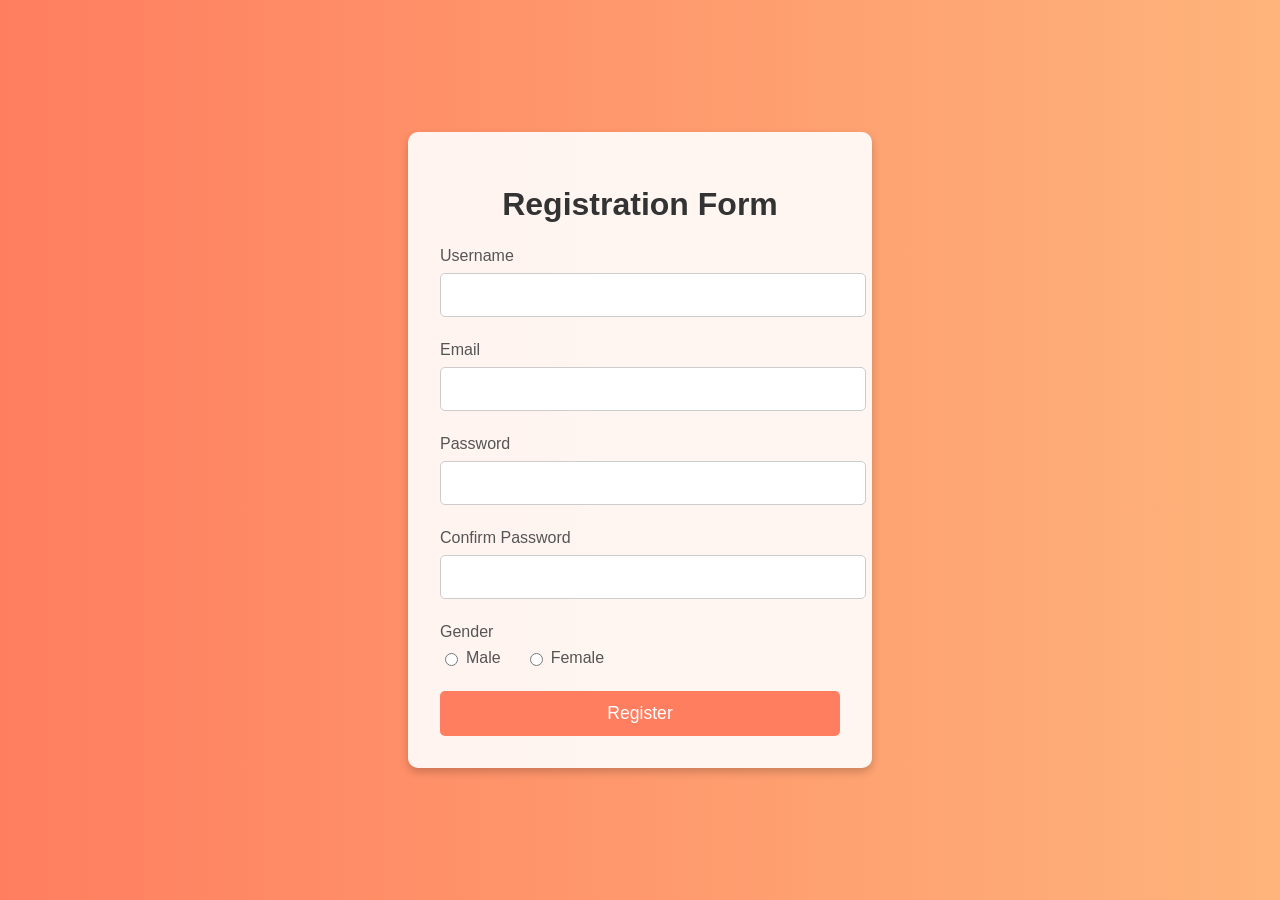
<file: registration_form_validation/index.html>
<!DOCTYPE html>
<html lang="en">
<head>
    <meta charset="UTF-8">
    <meta name="viewport" content="width=device-width, initial-scale=1.0">
    <title>Registration Form</title>
    <link rel="stylesheet" href="style.css">
</head>
<body>
    <div class="container">
        <form id="registrationForm" novalidate>
            <h1>Registration Form</h1>
            <div class="input-group">
                <label for="username">Username</label>
                <input type="text" id="username" name="username" required>
                <div class="error-message" id="username-error"></div>
            </div>
            <div class="input-group">
                <label for="email">Email</label>
                <input type="email" id="email" name="email" required>
                <div class="error-message" id="email-error"></div>
            </div>
            <div class="input-group">
                <label for="password">Password</label>
                <input type="password" id="password" name="password" required minlength="8">
                <div class="error-message" id="password-error"></div>
            </div>
            <div class="input-group">
                <label for="confirm-password">Confirm Password</label>
                <input type="password" id="confirm-password" name="confirm-password" required>
                <div class="error-message" id="confirm-password-error"></div>
            </div>
            <div class="input-group">
                <label>Gender</label>
                <div class="radio-group">
                    <input type="radio" id="male" name="gender" value="male">
                    <label for="male">Male</label>
                    <input type="radio" id="female" name="gender" value="female">
                    <label for="female">Female</label>
                </div>
                <div class="error-message" id="gender-error"></div>
            </div>
            <button type="submit">Register</button>
        </form>
    </div>
    <script src="script.js"></script>
</body>
</html>
</file>
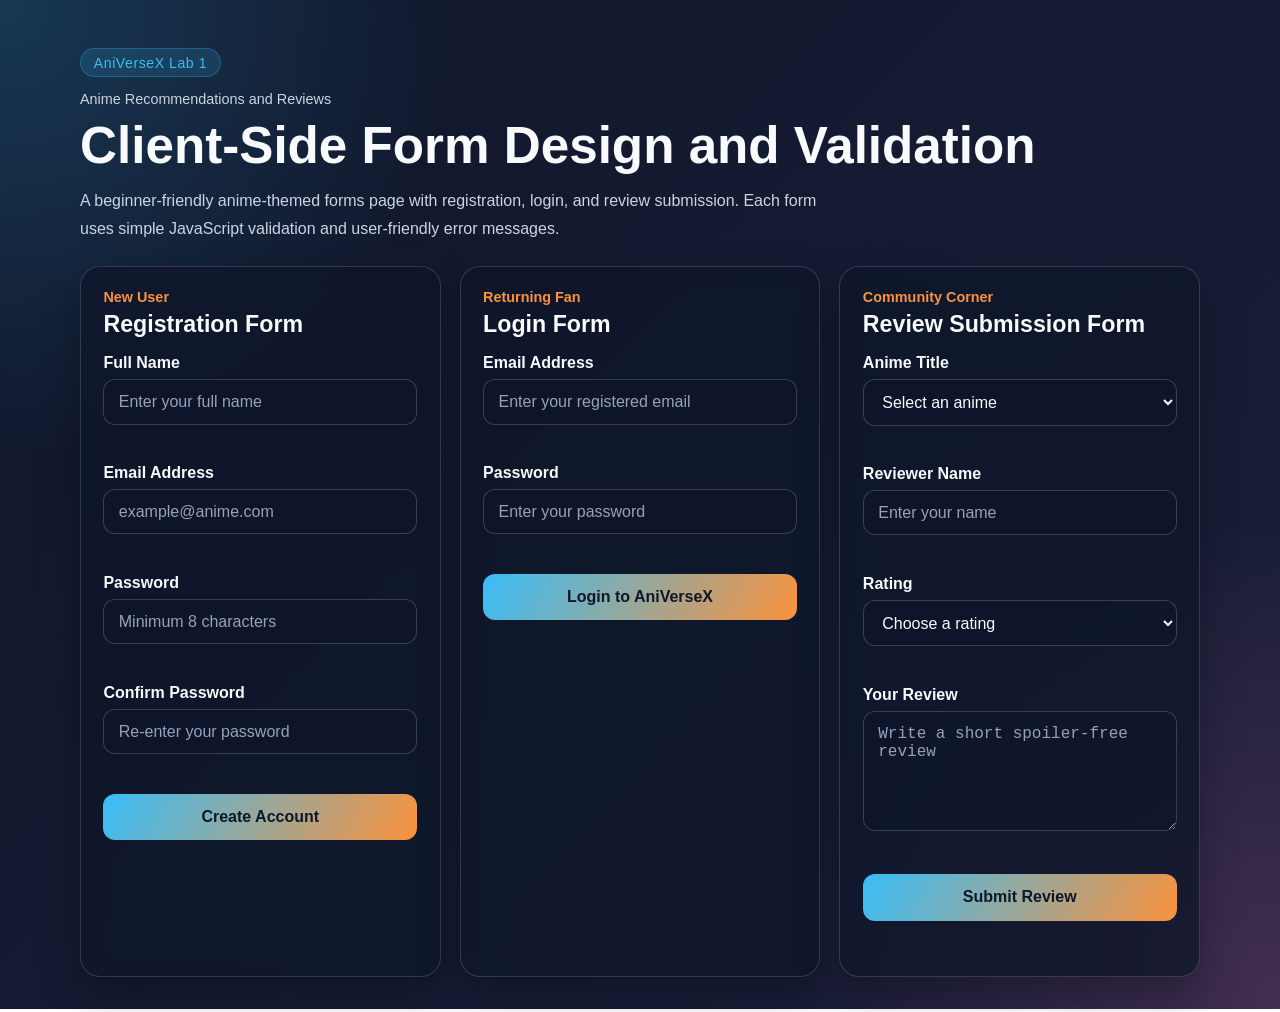
<file: AniVerseX/labs/lab-01-client-side-form-design-and-validation/app/index.html>
<!DOCTYPE html>
<html lang="en">
<head>
  <meta charset="UTF-8">
  <meta name="viewport" content="width=device-width, initial-scale=1.0">
  <title>AniVerseX Lab 1 - Form Design and Validation</title>
  <link rel="stylesheet" href="style.css">
</head>
<body>
  <div class="page-glow" aria-hidden="true"></div>

  <header class="hero container">
    <div class="corner-meta">
      <p class="eyebrow">AniVerseX Lab 1</p>
      <p class="project-tag">Anime Recommendations and Reviews</p>
    </div>
    <h1>Client-Side Form Design and Validation</h1>
    <p class="hero-text">
      A beginner-friendly anime-themed forms page with registration, login, and review submission.
      Each form uses simple JavaScript validation and user-friendly error messages.
    </p>
  </header>

  <main class="container forms-layout">
    <section class="form-card">
      <div class="card-head">
        <p class="card-tag">New User</p>
        <h2>Registration Form</h2>
      </div>

      <form id="registrationForm" novalidate>
        <div class="field-group" id="registerNameGroup">
          <label for="registerName">Full Name</label>
          <input type="text" id="registerName" name="registerName" placeholder="Enter your full name">
          <p class="error-text" id="registerNameError"></p>
        </div>

        <div class="field-group" id="registerEmailGroup">
          <label for="registerEmail">Email Address</label>
          <input type="email" id="registerEmail" name="registerEmail" placeholder="example@anime.com">
          <p class="error-text" id="registerEmailError"></p>
        </div>

        <div class="field-group" id="registerPasswordGroup">
          <label for="registerPassword">Password</label>
          <input type="password" id="registerPassword" name="registerPassword" placeholder="Minimum 8 characters">
          <p class="error-text" id="registerPasswordError"></p>
        </div>

        <div class="field-group" id="registerConfirmPasswordGroup">
          <label for="registerConfirmPassword">Confirm Password</label>
          <input type="password" id="registerConfirmPassword" name="registerConfirmPassword" placeholder="Re-enter your password">
          <p class="error-text" id="registerConfirmPasswordError"></p>
        </div>

        <button type="submit" class="primary-btn">Create Account</button>
        <p class="form-message" id="registrationMessage"></p>
      </form>
    </section>

    <section class="form-card">
      <div class="card-head">
        <p class="card-tag">Returning Fan</p>
        <h2>Login Form</h2>
      </div>

      <form id="loginForm" novalidate>
        <div class="field-group" id="loginEmailGroup">
          <label for="loginEmail">Email Address</label>
          <input type="email" id="loginEmail" name="loginEmail" placeholder="Enter your registered email">
          <p class="error-text" id="loginEmailError"></p>
        </div>

        <div class="field-group" id="loginPasswordGroup">
          <label for="loginPassword">Password</label>
          <input type="password" id="loginPassword" name="loginPassword" placeholder="Enter your password">
          <p class="error-text" id="loginPasswordError"></p>
        </div>

        <button type="submit" class="primary-btn">Login to AniVerseX</button>
        <p class="form-message" id="loginMessage"></p>
      </form>
    </section>

    <section class="form-card review-card">
      <div class="card-head">
        <p class="card-tag">Community Corner</p>
        <h2>Review Submission Form</h2>
      </div>

      <form id="reviewForm" novalidate>
        <div class="field-group" id="animeTitleGroup">
          <label for="animeTitle">Anime Title</label>
          <select id="animeTitle" name="animeTitle">
            <option value="">Select an anime</option>
            <option value="Attack on Titan">Attack on Titan</option>
            <option value="Demon Slayer">Demon Slayer</option>
            <option value="Jujutsu Kaisen">Jujutsu Kaisen</option>
            <option value="Naruto">Naruto</option>
            <option value="One Piece">One Piece</option>
          </select>
          <p class="error-text" id="animeTitleError"></p>
        </div>

        <div class="field-group" id="reviewerNameGroup">
          <label for="reviewerName">Reviewer Name</label>
          <input type="text" id="reviewerName" name="reviewerName" placeholder="Enter your name">
          <p class="error-text" id="reviewerNameError"></p>
        </div>

        <div class="field-group" id="ratingGroup">
          <label for="rating">Rating</label>
          <select id="rating" name="rating">
            <option value="">Choose a rating</option>
            <option value="1">1 - Poor</option>
            <option value="2">2 - Fair</option>
            <option value="3">3 - Good</option>
            <option value="4">4 - Very Good</option>
            <option value="5">5 - Excellent</option>
          </select>
          <p class="error-text" id="ratingError"></p>
        </div>

        <div class="field-group" id="reviewTextGroup">
          <label for="reviewText">Your Review</label>
          <textarea id="reviewText" name="reviewText" rows="5" placeholder="Write a short spoiler-free review"></textarea>
          <p class="error-text" id="reviewTextError"></p>
        </div>

        <button type="submit" class="primary-btn">Submit Review</button>
        <p class="form-message" id="reviewMessage"></p>
      </form>
    </section>
  </main>

  <script src="script.js"></script>
</body>
</html>
</file>
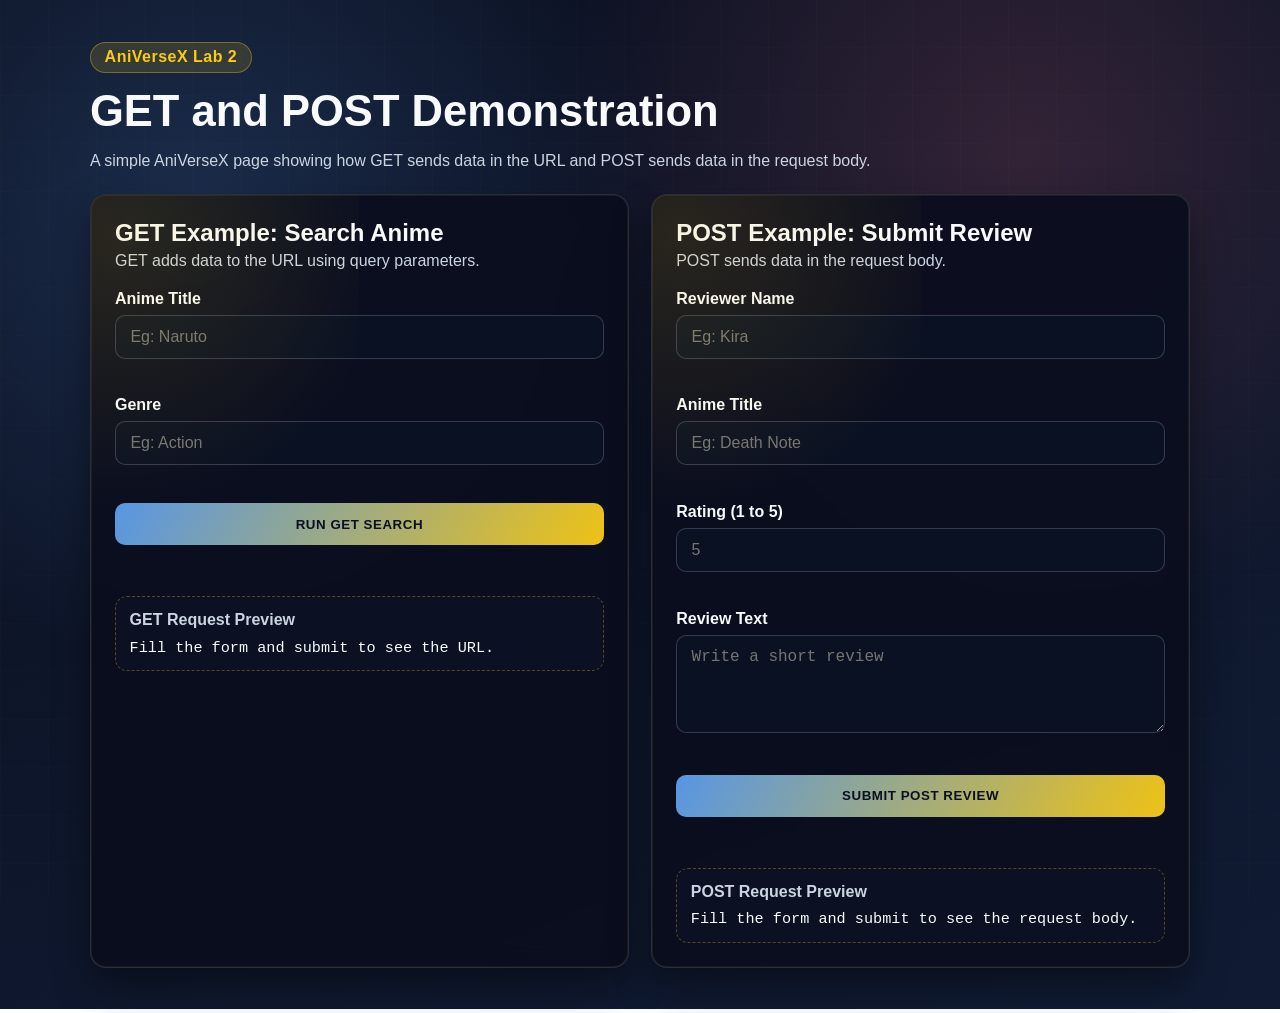
<file: AniVerseX/labs/lab-02-get-and-post/app/index.html>
<!DOCTYPE html>
<html lang="en">
<head>
  <meta charset="UTF-8">
  <meta name="viewport" content="width=device-width, initial-scale=1.0">
  <title>AniVerseX Lab 2 - GET and POST</title>
  <link rel="stylesheet" href="style.css">
</head>
<body>
  <div class="bg-grid" aria-hidden="true"></div>

  <header class="hero">
    <p class="badge">AniVerseX Lab 2</p>
    <h1>GET and POST Demonstration</h1>
    <p class="subtitle">
      A simple AniVerseX page showing how GET sends data in the URL and POST sends data in the request body.
    </p>
  </header>

  <main class="container">
    <section class="panel">
      <div class="panel-head">
        <h2>GET Example: Search Anime</h2>
        <p>GET adds data to the URL using query parameters.</p>
      </div>

      <form id="getForm" method="GET" novalidate>
        <div class="field">
          <label for="searchTitle">Anime Title</label>
          <input type="text" id="searchTitle" name="title" placeholder="Eg: Naruto">
          <p class="error" id="searchTitleError"></p>
        </div>

        <div class="field">
          <label for="searchGenre">Genre</label>
          <input type="text" id="searchGenre" name="genre" placeholder="Eg: Action">
          <p class="error" id="searchGenreError"></p>
        </div>

        <button type="submit" class="btn">Run GET Search</button>
        <p class="form-message" id="getMessage"></p>
      </form>

      <div class="preview">
        <h3>GET Request Preview</h3>
        <code id="getPreview">Fill the form and submit to see the URL.</code>
      </div>
    </section>

    <section class="panel">
      <div class="panel-head">
        <h2>POST Example: Submit Review</h2>
        <p>POST sends data in the request body.</p>
      </div>

      <form id="postForm" method="POST" novalidate>
        <div class="field">
          <label for="reviewerName">Reviewer Name</label>
          <input type="text" id="reviewerName" name="reviewerName" placeholder="Eg: Kira">
          <p class="error" id="reviewerNameError"></p>
        </div>

        <div class="field">
          <label for="reviewAnime">Anime Title</label>
          <input type="text" id="reviewAnime" name="reviewAnime" placeholder="Eg: Death Note">
          <p class="error" id="reviewAnimeError"></p>
        </div>

        <div class="field">
          <label for="reviewRating">Rating (1 to 5)</label>
          <input type="number" id="reviewRating" name="reviewRating" min="1" max="5" placeholder="5">
          <p class="error" id="reviewRatingError"></p>
        </div>

        <div class="field">
          <label for="reviewText">Review Text</label>
          <textarea id="reviewText" name="reviewText" rows="4" placeholder="Write a short review"></textarea>
          <p class="error" id="reviewTextError"></p>
        </div>

        <button type="submit" class="btn">Submit POST Review</button>
        <p class="form-message" id="postMessage"></p>
      </form>

      <div class="preview">
        <h3>POST Request Preview</h3>
        <code id="postPreview">Fill the form and submit to see the request body.</code>
      </div>
    </section>
  </main>

  <script src="script.js"></script>
</body>
</html>
</file>
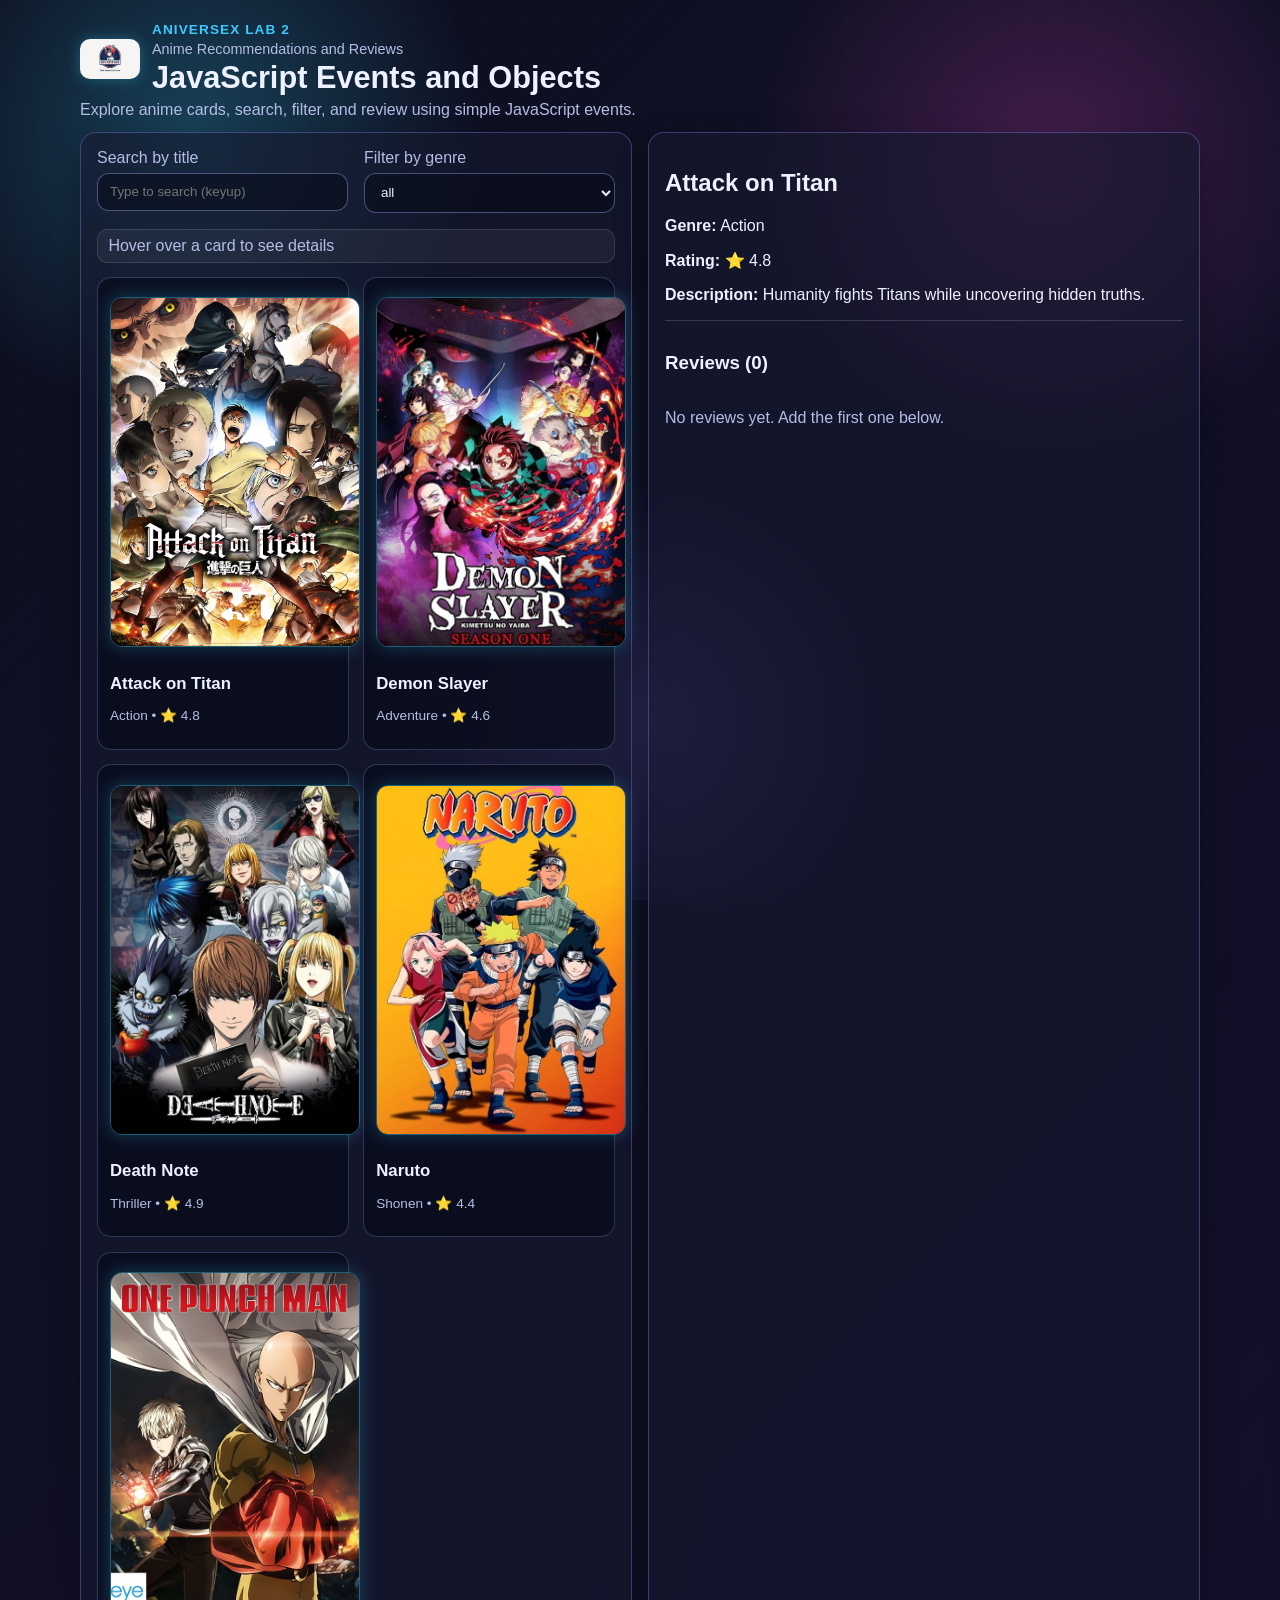
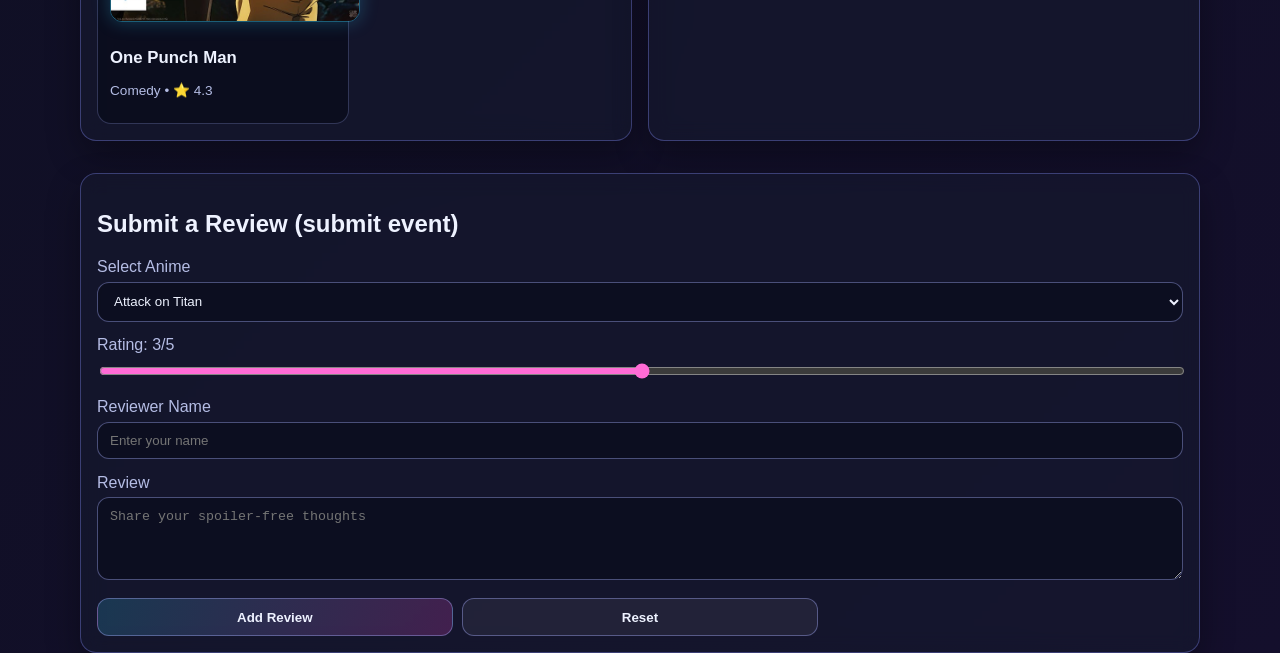
<file: AniVerseX/labs/lab-02-javascript-events-and-objects/app/index.html>
<!DOCTYPE html>
<html lang="en">
<head>
  <meta charset="UTF-8" />
  <meta name="viewport" content="width=device-width, initial-scale=1.0" />
  <title>AniVerseX - Experiment 2</title>
  <link rel="stylesheet" href="style.css" />
</head>
<body>
  <div class="bg-overlay" aria-hidden="true"></div>

  <header class="site-header container">
    <div class="brand-row">
      <img src="images/logo.png" alt="AniVerseX Logo" class="site-logo" />
      <div>
        <p class="eyebrow">AniVerseX Lab 2</p>
        <p class="project-tag">Anime Recommendations and Reviews</p>
        <h1>JavaScript Events and Objects</h1>
      </div>
    </div>
    <p class="subtitle">Explore anime cards, search, filter, and review using simple JavaScript events.</p>
  </header>

  <main class="container app-grid">
    <section class="panel">
      <div class="controls">
        <div class="control">
          <label for="searchInput">Search by title</label>
          <input id="searchInput" type="text" placeholder="Type to search (keyup)">
        </div>
        <div class="control">
          <label for="genreFilter">Filter by genre</label>
          <select id="genreFilter">
            <option value="all">All Genres</option>
          </select>
        </div>
      </div>

      <div class="status-line" id="hoverStatus">Hover over a card to see details</div>
      <div class="card-grid" id="animeGrid"></div>
    </section>

    <section class="panel details-panel">
      <div id="animeDetails"></div>

      <section class="reviews-wrap">
        <h3 id="reviewsHeading">Reviews (0)</h3>
        <div id="reviewsList" class="reviews-list"></div>
      </section>
    </section>
  </main>

  <section class="panel container form-panel">
    <h2>Submit a Review (submit event)</h2>

    <form id="reviewForm" novalidate>
      <div class="field-group">
        <label for="animeSelect">Select Anime</label>
        <select id="animeSelect" name="anime"></select>
      </div>

      <div class="field-group">
        <label for="ratingRange">Rating: <span id="ratingValue">3</span>/5</label>
        <input id="ratingRange" name="rating" type="range" min="1" max="5" value="3" />
      </div>

      <div class="field-group">
        <label for="reviewerName">Reviewer Name</label>
        <input id="reviewerName" name="reviewer" type="text" placeholder="Enter your name" />
      </div>

      <div class="field-group">
        <label for="reviewText">Review</label>
        <textarea id="reviewText" name="reviewText" rows="4" placeholder="Share your spoiler-free thoughts"></textarea>
      </div>

      <div class="button-row">
        <button id="addReviewBtn" type="submit">Add Review</button>
        <button id="resetBtn" type="button" class="ghost">Reset</button>
      </div>
    </form>
  </section>

  <div id="toast" class="toast" role="status" aria-live="polite"></div>

  <script src="script.js"></script>
</body>
</html>
</file>
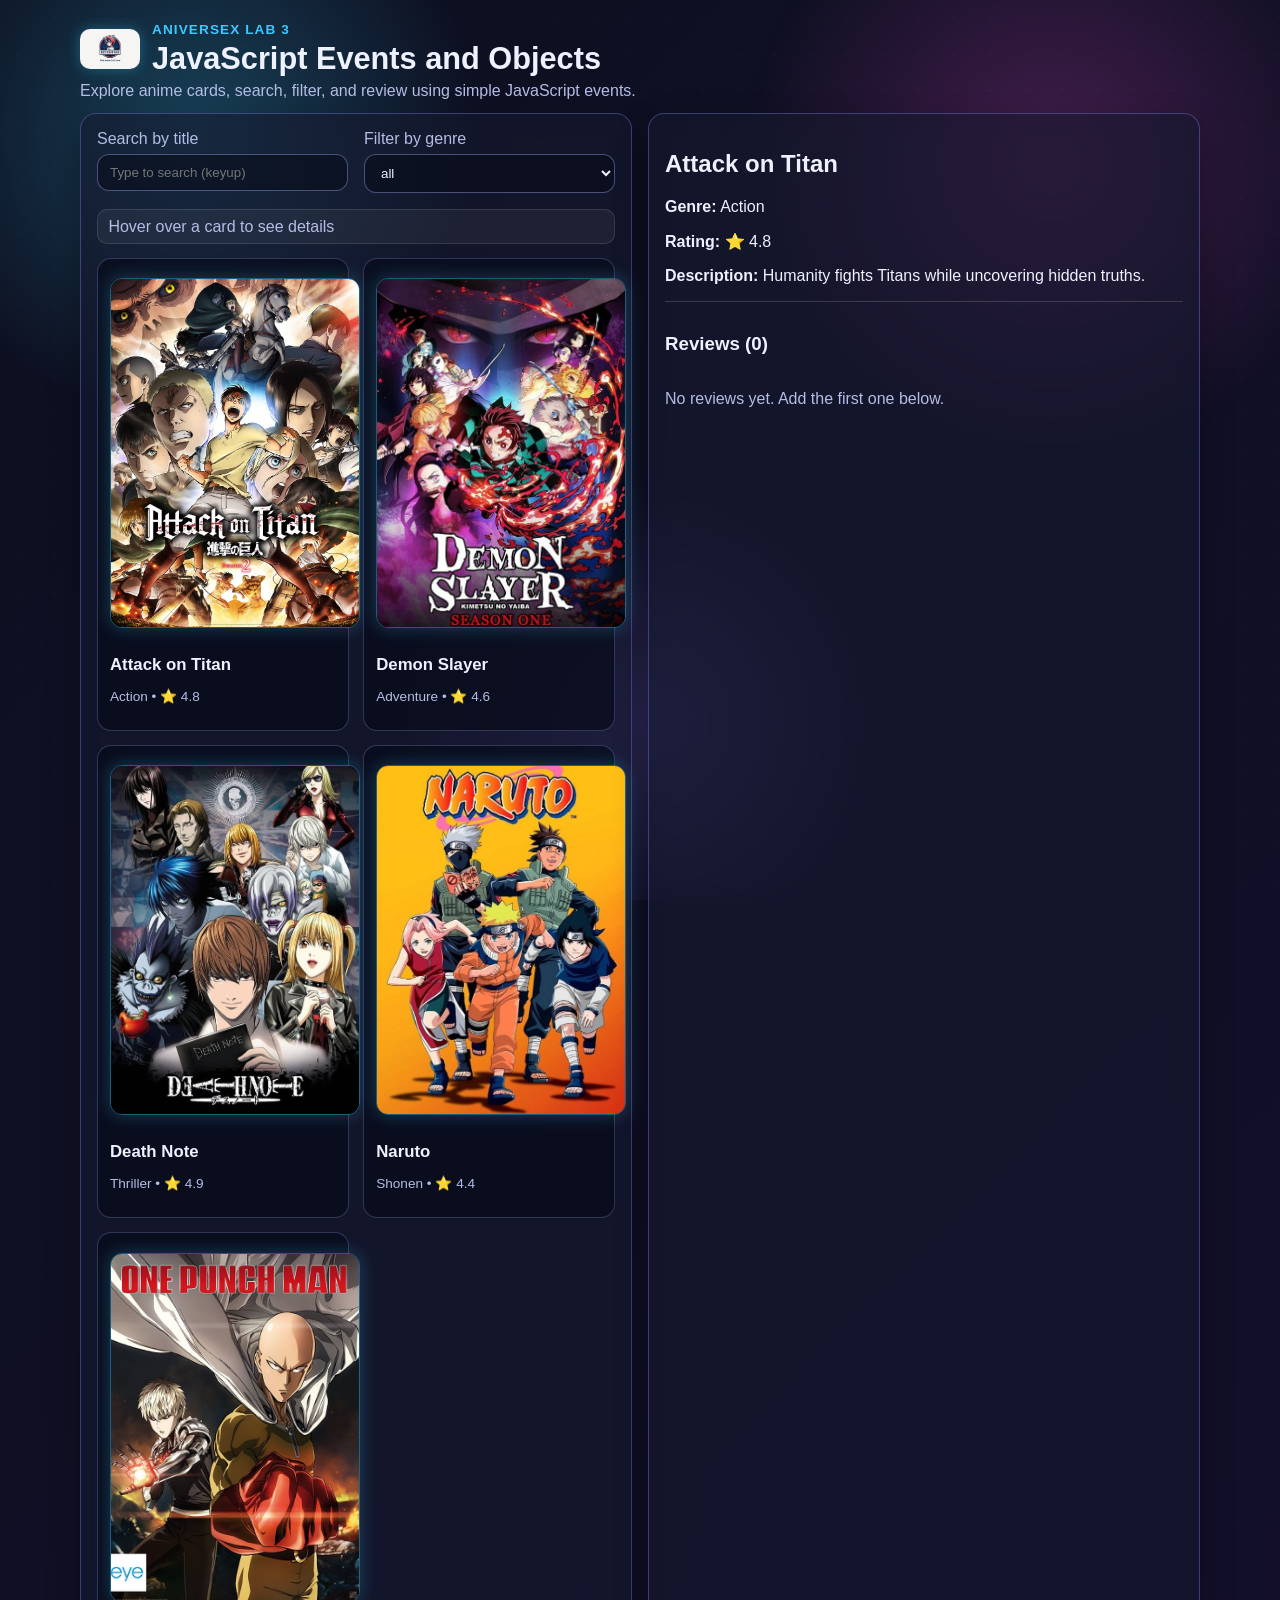
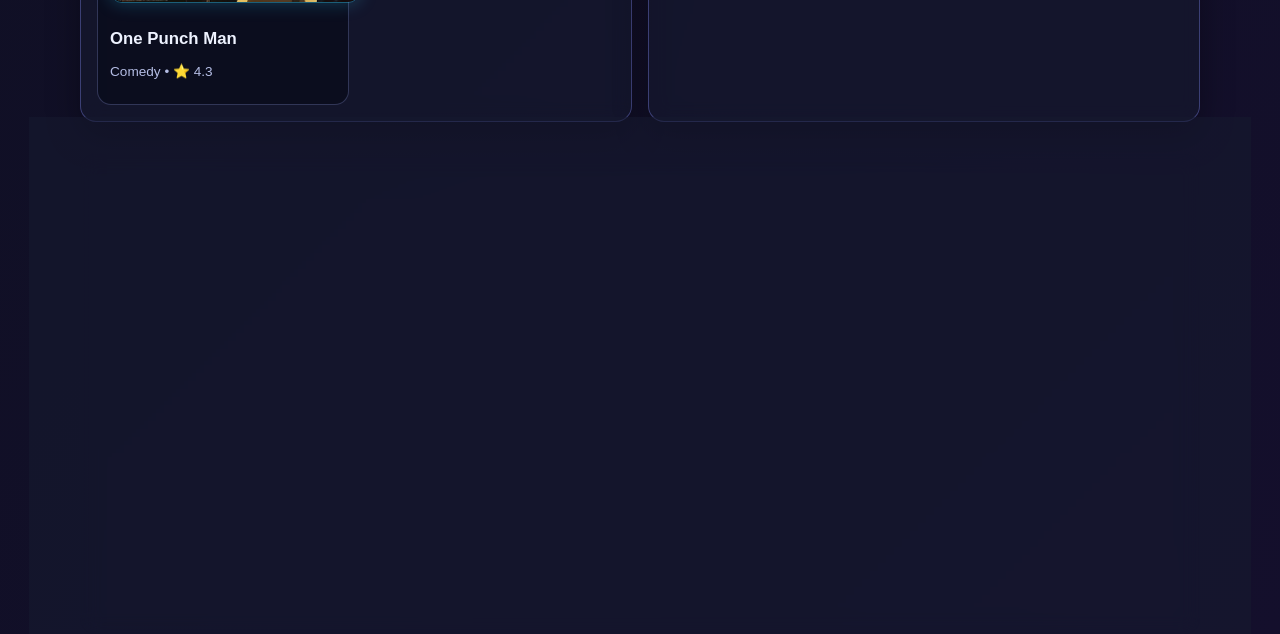
<file: AniVerseX/labs/lab-03-javascript-events-and-objects/app/index.html>
<!DOCTYPE html>
<html lang="en">
<head>
  <meta charset="UTF-8" />
  <meta name="viewport" content="width=device-width, initial-scale=1.0" />
  <title>AniVerseX - Experiment 2</title>
  <link rel="stylesheet" href="style.css" />
</head>
<body>
  <div class="bg-overlay" aria-hidden="true"></div>

  <header class="site-header container">
    <div class="brand-row">
      <img src="images/logo.png" alt="AniVerseX Logo" class="site-logo" />
      <div>
        <p class="eyebrow">AniVerseX Lab 3</p>
        <h1>JavaScript Events and Objects</h1>
      </div>
    </div>
    <p class="subtitle">Explore anime cards, search, filter, and review using simple JavaScript events.</p>
  </header>

  <main class="container app-grid">
    <section class="panel">
      <div class="controls">
        <div class="control">
          <label for="searchInput">Search by title</label>
          <input id="searchInput" type="text" placeholder="Type to search (keyup)">
        </div>
        <div class="control">
          <label for="genreFilter">Filter by genre</label>
          <select id="genreFilter">
            <option value="all">All Genres</option>
          </select>
        </div>
      </div>

      <div class="status-line" id="hoverStatus">Hover over a card to see details</div>
      <div class="card-grid" id="animeGrid"></div>
    </section>

    <section class="panel details-panel">
      <div id="animeDetails"></div>

      <section class="reviews-wrap">
        <h3 id="reviewsHeading">Reviews (0)</h3>
        <div id="reviewsList" class="reviews-list"></div>
      </section>
    </section>
  </main>

  <section class="panel container form-panel">
    <h2>Submit a Review (submit event)</h2>

    <form id="reviewForm" novalidate>
      <div class="field-group">
        <label for="animeSelect">Select Anime</label>
        <select id="animeSelect" name="anime"></select>
      </div>

      <div class="field-group">
        <label for="ratingRange">Rating: <span id="ratingValue">3</span>/5</label>
        <input id="ratingRange" name="rating" type="range" min="1" max="5" value="3" />
      </div>

      <div class="field-group">
        <label for="reviewerName">Reviewer Name</label>
        <input id="reviewerName" name="reviewer" type="text" placeholder="Enter your name" />
      </div>

      <div class="field-group">
        <label for="reviewText">Review</label>
        <textarea id="reviewText" name="reviewText" rows="4" placeholder="Share your spoiler-free thoughts"></textarea>
      </div>

      <div class="button-row">
        <button id="addReviewBtn" type="submit">Add Review</button>
        <button id="resetBtn" type="button" class="ghost">Reset</button>
      </div>
    </form>
  </section>

  <div id="toast" class="toast" role="status" aria-live="polite"></div>

  <script src="script.js"></script>
</body>
</html>
</file>
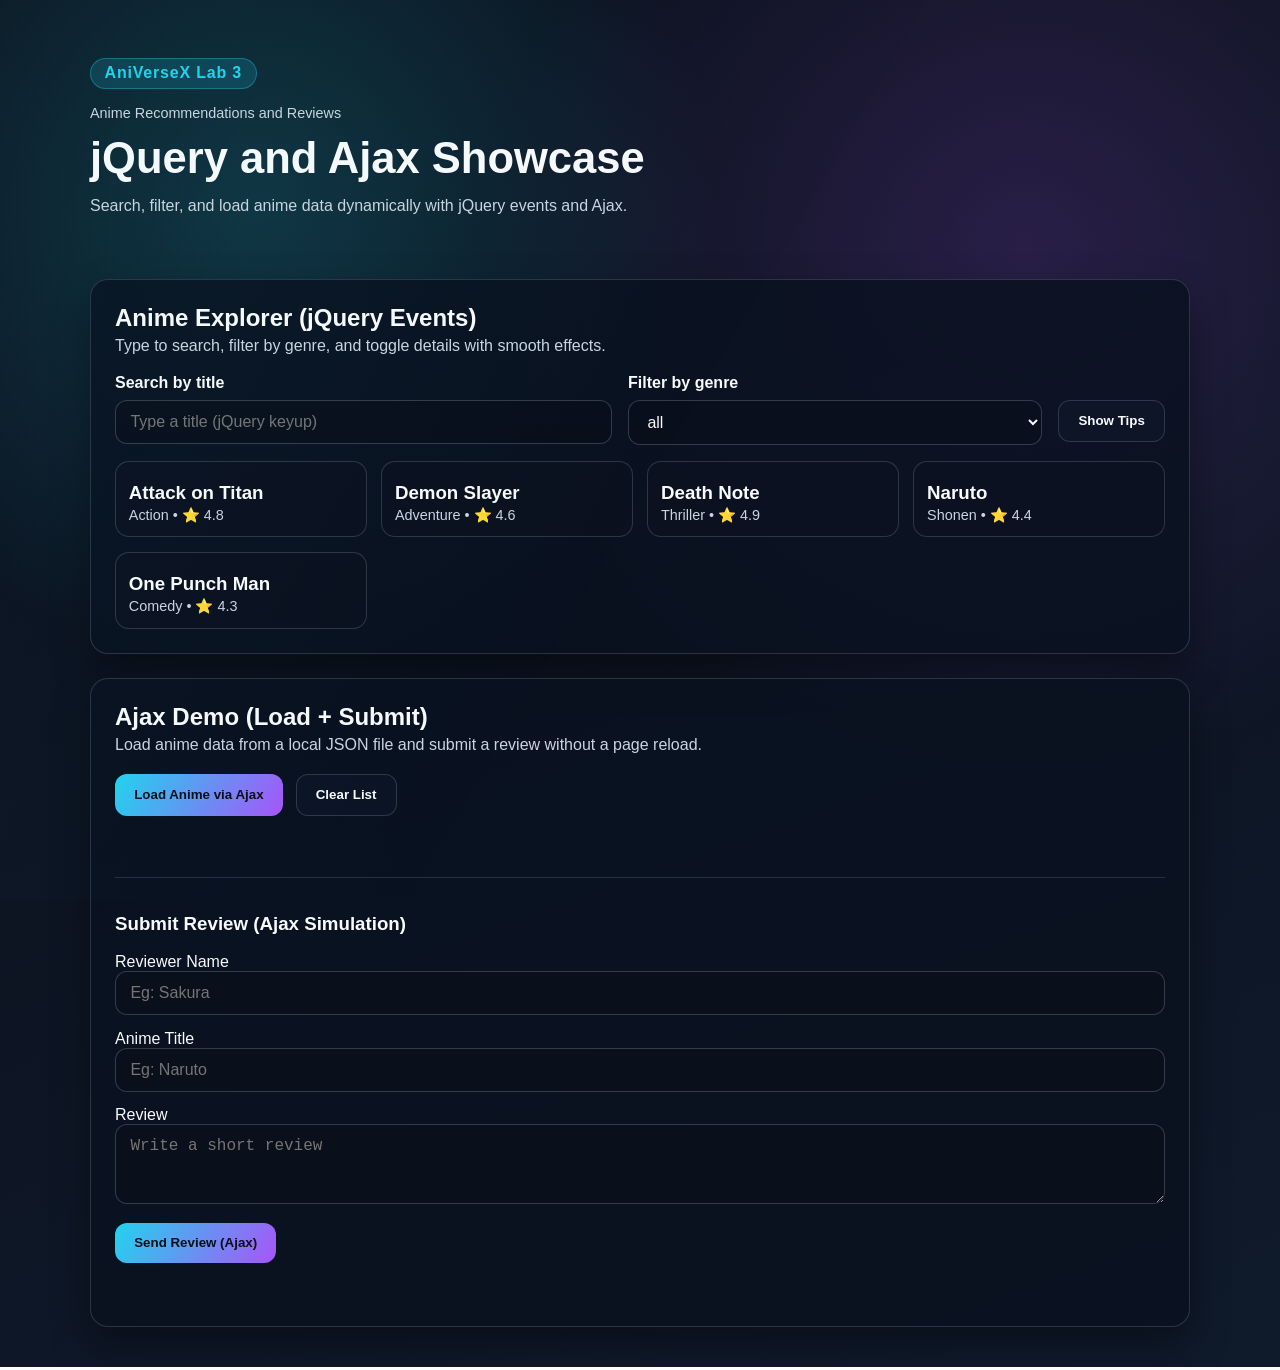
<file: AniVerseX/labs/lab-03-jquery-and-ajax/app/index.html>
<!DOCTYPE html>
<html lang="en">
<head>
  <meta charset="UTF-8">
  <meta name="viewport" content="width=device-width, initial-scale=1.0">
  <title>AniVerseX Lab 3 - jQuery and Ajax</title>
  <link rel="stylesheet" href="style.css">
  <script src="https://code.jquery.com/jquery-3.7.1.min.js"></script>
</head>
<body>
  <div class="bg-wave" aria-hidden="true"></div>

  <header class="hero container">
    <div class="corner-meta">
      <p class="badge">AniVerseX Lab 3</p>
      <p class="project-tag">Anime Recommendations and Reviews</p>
    </div>
    <h1>jQuery and Ajax Showcase</h1>
    <p class="subtitle">
      Search, filter, and load anime data dynamically with jQuery events and Ajax.
    </p>
  </header>

  <main class="container">
    <section class="panel">
      <div class="panel-head">
        <h2>Anime Explorer (jQuery Events)</h2>
        <p>Type to search, filter by genre, and toggle details with smooth effects.</p>
      </div>

      <div class="controls">
        <div class="control">
          <label for="searchInput">Search by title</label>
          <input id="searchInput" type="text" placeholder="Type a title (jQuery keyup)">
        </div>
        <div class="control">
          <label for="genreFilter">Filter by genre</label>
          <select id="genreFilter">
            <option value="all">All Genres</option>
          </select>
        </div>
        <div class="control">
          <label>&nbsp;</label>
          <button id="toggleTips" class="btn ghost">Show Tips</button>
        </div>
      </div>

      <div id="tipsBox" class="tips">
        <strong>Tips:</strong> Click a card to open details. Double-click to favorite.
      </div>

      <div id="animeGrid" class="card-grid"></div>
    </section>

    <section class="panel">
      <div class="panel-head">
        <h2>Ajax Demo (Load + Submit)</h2>
        <p>Load anime data from a local JSON file and submit a review without a page reload.</p>
      </div>

      <div class="ajax-actions">
        <button id="loadAnimeBtn" class="btn">Load Anime via Ajax</button>
        <button id="clearAnimeBtn" class="btn ghost">Clear List</button>
      </div>

      <div id="ajaxMessage" class="message"></div>
      <ul id="ajaxList" class="ajax-list"></ul>

      <form id="reviewForm" class="review-form">
        <h3>Submit Review (Ajax Simulation)</h3>
        <div class="field">
          <label for="reviewerName">Reviewer Name</label>
          <input id="reviewerName" type="text" placeholder="Eg: Sakura">
        </div>
        <div class="field">
          <label for="reviewAnime">Anime Title</label>
          <input id="reviewAnime" type="text" placeholder="Eg: Naruto">
        </div>
        <div class="field">
          <label for="reviewText">Review</label>
          <textarea id="reviewText" rows="3" placeholder="Write a short review"></textarea>
        </div>
        <button type="submit" class="btn">Send Review (Ajax)</button>
        <p id="reviewMessage" class="message"></p>
      </form>
    </section>
  </main>

  <script src="script.js"></script>
</body>
</html>
</file>
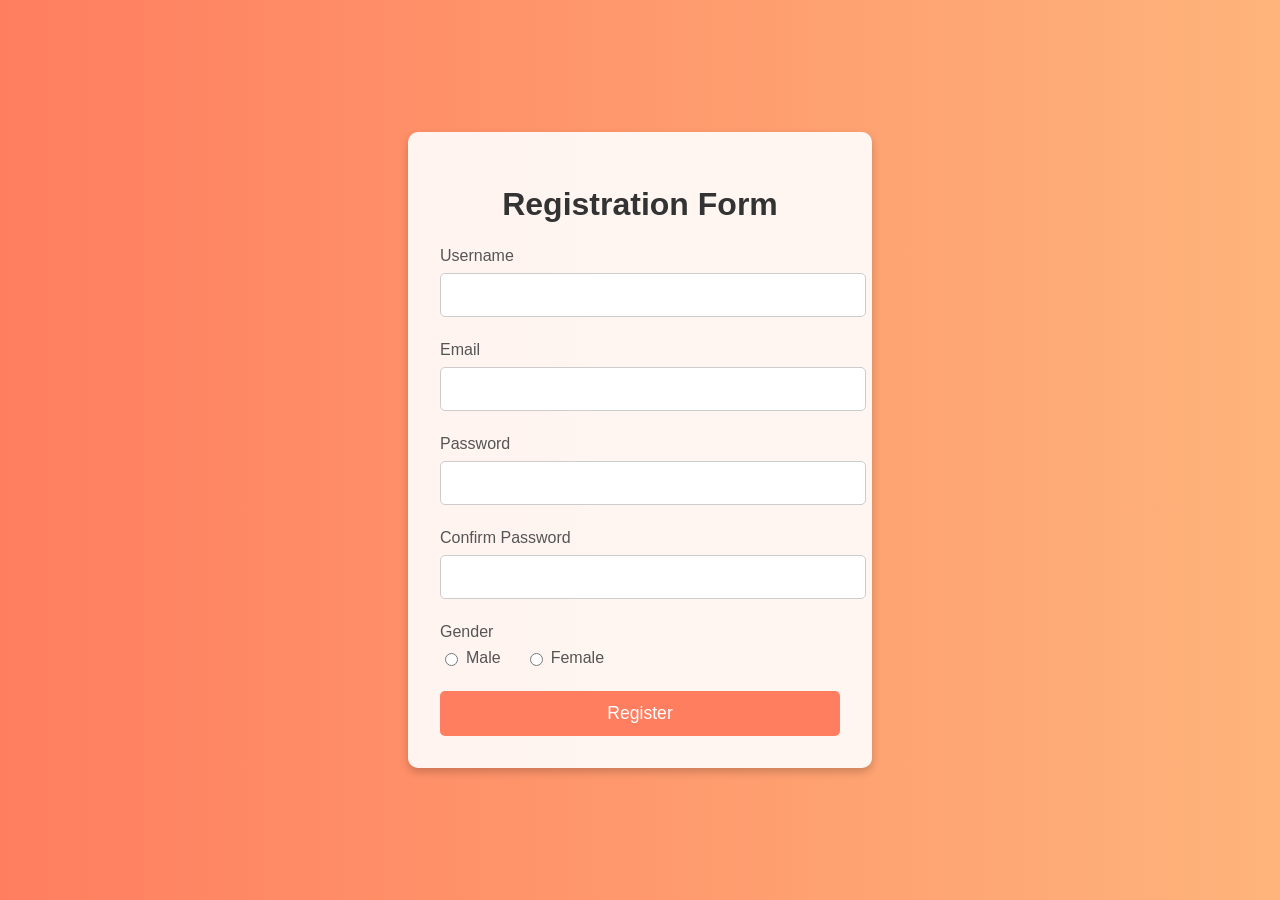
<file: AniVerseX/archive/college-work/class-tests/Class Test-1-YUVA _DHARSHINIC_2403917710422185/index.html>
<!DOCTYPE html>
<html lang="en">
<head>
    <meta charset="UTF-8">
    <meta name="viewport" content="width=device-width, initial-scale=1.0">
    <title>Registration Form</title>
    <link rel="stylesheet" href="style.css">
</head>
<body>
    <div class="container">
        <form id="registrationForm" novalidate>
            <h1>Registration Form</h1>
            <div class="input-group">
                <label for="username">Username</label>
                <input type="text" id="username" name="username" required>
                <div class="error-message" id="username-error"></div>
            </div>
            <div class="input-group">
                <label for="email">Email</label>
                <input type="email" id="email" name="email" required>
                <div class="error-message" id="email-error"></div>
            </div>
            <div class="input-group">
                <label for="password">Password</label>
                <input type="password" id="password" name="password" required minlength="8">
                <div class="error-message" id="password-error"></div>
            </div>
            <div class="input-group">
                <label for="confirm-password">Confirm Password</label>
                <input type="password" id="confirm-password" name="confirm-password" required>
                <div class="error-message" id="confirm-password-error"></div>
            </div>
            <div class="input-group">
                <label>Gender</label>
                <div class="radio-group">
                    <input type="radio" id="male" name="gender" value="male">
                    <label for="male">Male</label>
                    <input type="radio" id="female" name="gender" value="female">
                    <label for="female">Female</label>
                </div>
                <div class="error-message" id="gender-error"></div>
            </div>
            <button type="submit">Register</button>
        </form>
    </div>
    <script src="script.js"></script>
</body>
</html>
</file>
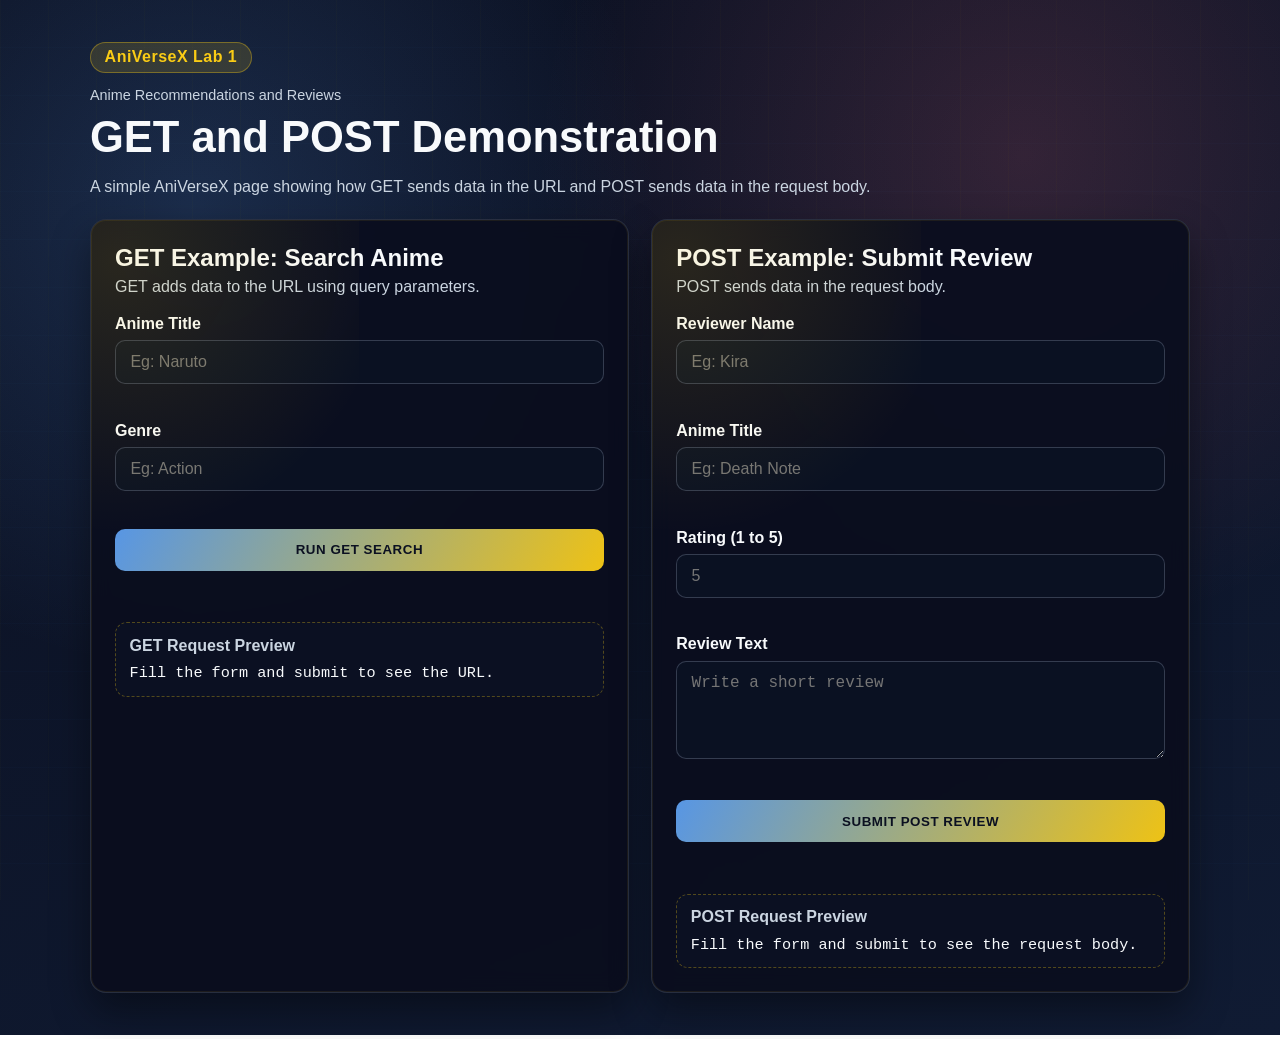
<file: AniVerseX/labs/lab-01-client-side-form-design-and-validation/get-and-post/app/index.html>
<!DOCTYPE html>
<html lang="en">
<head>
  <meta charset="UTF-8">
  <meta name="viewport" content="width=device-width, initial-scale=1.0">
  <title>AniVerseX Lab 1 - GET and POST</title>
  <link rel="stylesheet" href="style.css">
</head>
<body>
  <div class="bg-grid" aria-hidden="true"></div>

  <header class="hero">
    <div class="corner-meta">
      <p class="badge">AniVerseX Lab 1</p>
      <p class="project-tag">Anime Recommendations and Reviews</p>
    </div>
    <h1>GET and POST Demonstration</h1>
    <p class="subtitle">
      A simple AniVerseX page showing how GET sends data in the URL and POST sends data in the request body.
    </p>
  </header>

  <main class="container">
    <section class="panel">
      <div class="panel-head">
        <h2>GET Example: Search Anime</h2>
        <p>GET adds data to the URL using query parameters.</p>
      </div>

      <form id="getForm" method="GET" novalidate>
        <div class="field">
          <label for="searchTitle">Anime Title</label>
          <input type="text" id="searchTitle" name="title" placeholder="Eg: Naruto">
          <p class="error" id="searchTitleError"></p>
        </div>

        <div class="field">
          <label for="searchGenre">Genre</label>
          <input type="text" id="searchGenre" name="genre" placeholder="Eg: Action">
          <p class="error" id="searchGenreError"></p>
        </div>

        <button type="submit" class="btn">Run GET Search</button>
        <p class="form-message" id="getMessage"></p>
      </form>

      <div class="preview">
        <h3>GET Request Preview</h3>
        <code id="getPreview">Fill the form and submit to see the URL.</code>
      </div>
    </section>

    <section class="panel">
      <div class="panel-head">
        <h2>POST Example: Submit Review</h2>
        <p>POST sends data in the request body.</p>
      </div>

      <form id="postForm" method="POST" novalidate>
        <div class="field">
          <label for="reviewerName">Reviewer Name</label>
          <input type="text" id="reviewerName" name="reviewerName" placeholder="Eg: Kira">
          <p class="error" id="reviewerNameError"></p>
        </div>

        <div class="field">
          <label for="reviewAnime">Anime Title</label>
          <input type="text" id="reviewAnime" name="reviewAnime" placeholder="Eg: Death Note">
          <p class="error" id="reviewAnimeError"></p>
        </div>

        <div class="field">
          <label for="reviewRating">Rating (1 to 5)</label>
          <input type="number" id="reviewRating" name="reviewRating" min="1" max="5" placeholder="5">
          <p class="error" id="reviewRatingError"></p>
        </div>

        <div class="field">
          <label for="reviewText">Review Text</label>
          <textarea id="reviewText" name="reviewText" rows="4" placeholder="Write a short review"></textarea>
          <p class="error" id="reviewTextError"></p>
        </div>

        <button type="submit" class="btn">Submit POST Review</button>
        <p class="form-message" id="postMessage"></p>
      </form>

      <div class="preview">
        <h3>POST Request Preview</h3>
        <code id="postPreview">Fill the form and submit to see the request body.</code>
      </div>
    </section>
  </main>

  <script src="script.js"></script>
</body>
</html>
</file>
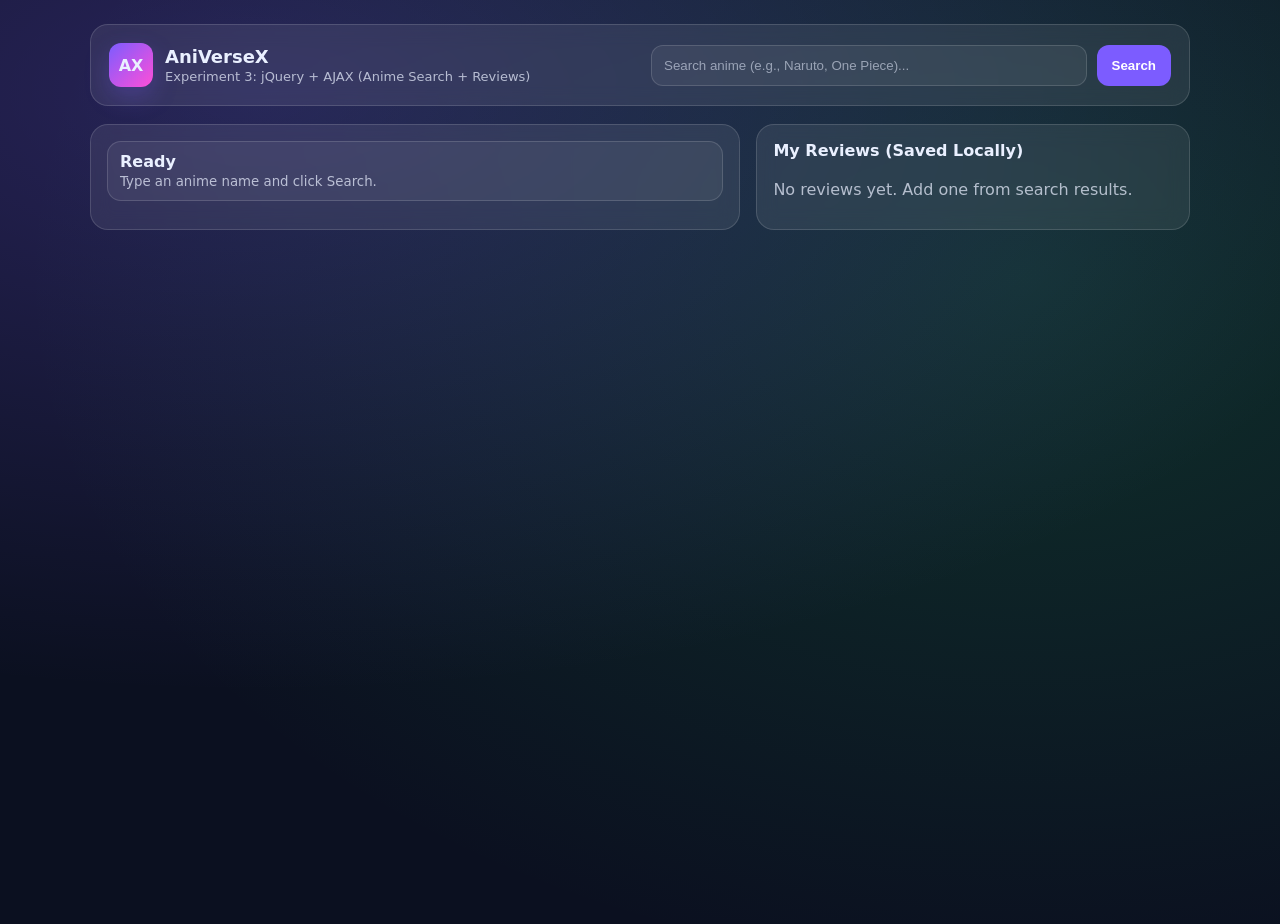
<file: index3.html>
<!DOCTYPE html>
<html lang="en">
<head>
  <meta charset="UTF-8" />
  <meta name="viewport" content="width=device-width, initial-scale=1.0"/>
  <title>AniVerseX - Exp 3 (jQuery + AJAX)</title>

  <!-- jQuery CDN -->
  <script src="https://code.jquery.com/jquery-3.7.1.min.js"></script>

  <style>
    :root {
      --bg: #0b1020;
      --card: rgba(255,255,255,0.08);
      --card2: rgba(255,255,255,0.12);
      --text: #eaf0ff;
      --muted: rgba(234,240,255,0.72);
      --accent: #7c5cff;
      --accent2: #22c55e;
      --danger: #ef4444;
      --border: rgba(255,255,255,0.14);
    }

    * { box-sizing: border-box; }
    body {
      margin: 0;
      font-family: system-ui, -apple-system, Segoe UI, Roboto, Arial, sans-serif;
      background: radial-gradient(1200px 600px at 20% 10%, rgba(124,92,255,0.25), transparent),
                  radial-gradient(1000px 700px at 80% 30%, rgba(34,197,94,0.18), transparent),
                  var(--bg);
      color: var(--text);
      min-height: 100vh;
    }

    .container { width: min(1100px, 92vw); margin: 24px auto 60px; }

    header {
      display: flex; align-items: center; justify-content: space-between;
      gap: 16px; padding: 18px 18px;
      background: var(--card); border: 1px solid var(--border);
      border-radius: 18px; backdrop-filter: blur(10px);
    }
    .brand { display: flex; align-items: center; gap: 12px; }
    .logo {
      width: 44px; height: 44px; border-radius: 12px;
      background: linear-gradient(135deg, var(--accent), #ff4fd8);
      display: grid; place-items: center;
      font-weight: 800;
      box-shadow: 0 10px 25px rgba(124,92,255,0.25);
    }
    .brand h1 { margin: 0; font-size: 18px; }
    .brand p { margin: 2px 0 0; color: var(--muted); font-size: 13px; }

    .searchbar {
      display: flex; gap: 10px; align-items: center;
      width: min(520px, 100%);
    }
    input[type="text"]{
      flex: 1;
      padding: 12px 12px;
      border-radius: 12px;
      border: 1px solid var(--border);
      background: rgba(255,255,255,0.06);
      color: var(--text);
      outline: none;
    }
    input[type="text"]::placeholder { color: rgba(234,240,255,0.55); }

    button {
      padding: 12px 14px;
      border-radius: 12px;
      border: 1px solid transparent;
      background: var(--accent);
      color: white;
      font-weight: 700;
      cursor: pointer;
    }
    button:hover { filter: brightness(1.05); }
    button:disabled { opacity: 0.6; cursor: not-allowed; }

    .grid {
      margin-top: 18px;
      display: grid;
      grid-template-columns: 1.2fr 0.8fr;
      gap: 16px;
    }

    .panel {
      background: var(--card);
      border: 1px solid var(--border);
      border-radius: 18px;
      padding: 16px;
      backdrop-filter: blur(10px);
    }

    .status {
      display: flex; align-items: center; justify-content: space-between;
      gap: 12px;
      padding: 10px 12px;
      background: rgba(255,255,255,0.06);
      border: 1px solid var(--border);
      border-radius: 14px;
      margin-bottom: 12px;
    }
    .status small { color: var(--muted); }

    .loader {
      display: none;
      gap: 8px;
      align-items: center;
      color: var(--muted);
      font-size: 14px;
    }
    .dot {
      width: 8px; height: 8px; border-radius: 50%;
      background: rgba(234,240,255,0.6);
      animation: blink 1s infinite;
    }
    .dot:nth-child(2){ animation-delay: 0.2s; }
    .dot:nth-child(3){ animation-delay: 0.4s; }
    @keyframes blink { 0%, 100%{ opacity: 0.2; } 50%{ opacity: 1; } }

    .cards {
      display: grid;
      grid-template-columns: repeat(2, minmax(0, 1fr));
      gap: 12px;
    }

    .card {
      display: grid;
      grid-template-columns: 88px 1fr;
      gap: 12px;
      padding: 12px;
      border-radius: 16px;
      border: 1px solid var(--border);
      background: rgba(255,255,255,0.06);
    }
    .thumb {
      width: 88px; height: 120px;
      border-radius: 12px;
      object-fit: cover;
      border: 1px solid rgba(255,255,255,0.12);
      background: rgba(255,255,255,0.08);
    }

    .meta h3 { margin: 0; font-size: 15px; line-height: 1.25; }
    .meta p { margin: 6px 0 0; color: var(--muted); font-size: 13px; }
    .pillrow { margin-top: 8px; display: flex; gap: 8px; flex-wrap: wrap; }
    .pill {
      font-size: 12px;
      padding: 5px 8px;
      border-radius: 999px;
      background: rgba(255,255,255,0.08);
      border: 1px solid rgba(255,255,255,0.12);
      color: rgba(234,240,255,0.85);
    }

    .card .actions { margin-top: 10px; display: flex; gap: 8px; }
    .btn-secondary {
      background: transparent;
      border: 1px solid var(--border);
      color: var(--text);
      font-weight: 700;
    }
    .btn-green { background: var(--accent2); }

    /* Reviews list */
    .reviews h2 { margin: 0 0 10px; font-size: 16px; }
    .review-item {
      padding: 10px 12px;
      border-radius: 14px;
      border: 1px solid var(--border);
      background: rgba(255,255,255,0.06);
      margin-bottom: 10px;
    }
    .review-item b { display: block; margin-bottom: 4px; }
    .review-item small { color: var(--muted); }

    .empty {
      color: var(--muted);
      padding: 10px 0;
    }

    /* Modal */
    .overlay {
      display: none;
      position: fixed; inset: 0;
      background: rgba(0,0,0,0.55);
      padding: 18px;
    }
    .modal {
      width: min(560px, 96vw);
      margin: 5vh auto 0;
      background: rgba(10,16,32,0.9);
      border: 1px solid var(--border);
      border-radius: 18px;
      padding: 16px;
      backdrop-filter: blur(12px);
    }
    .modal h2 { margin: 0 0 6px; font-size: 18px; }
    .modal p { margin: 0 0 12px; color: var(--muted); }
    .row { display: grid; gap: 10px; }
    label { font-size: 13px; color: rgba(234,240,255,0.85); }
    textarea, input[type="number"]{
      width: 100%;
      padding: 10px 12px;
      border-radius: 12px;
      border: 1px solid var(--border);
      background: rgba(255,255,255,0.06);
      color: var(--text);
      outline: none;
    }
    textarea { min-height: 90px; resize: vertical; }

    .error { color: var(--danger); font-size: 13px; display: none; }
    .modal .actions { margin-top: 12px; display: flex; gap: 10px; justify-content: flex-end; }

    @media (max-width: 900px) {
      .grid { grid-template-columns: 1fr; }
      .cards { grid-template-columns: 1fr; }
      header { flex-direction: column; align-items: stretch; }
      .searchbar { width: 100%; }
    }
  </style>
</head>

<body>
  <div class="container">
    <header>
      <div class="brand">
        <div class="logo">AX</div>
        <div>
          <h1>AniVerseX</h1>
          <p>Experiment 3: jQuery + AJAX (Anime Search + Reviews)</p>
        </div>
      </div>

      <div class="searchbar">
        <input id="query" type="text" placeholder="Search anime (e.g., Naruto, One Piece)..." />
        <button id="searchBtn">Search</button>
      </div>
    </header>

    <div class="grid">
      <!-- Left panel: results -->
      <section class="panel">
        <div class="status">
          <div>
            <b id="statusTitle">Ready</b><br/>
            <small id="statusSub">Type an anime name and click Search.</small>
          </div>

          <div class="loader" id="loader">
            <span class="dot"></span><span class="dot"></span><span class="dot"></span>
            <span>Loading...</span>
          </div>
        </div>

        <div class="cards" id="results"></div>
      </section>

      <!-- Right panel: reviews -->
      <aside class="panel reviews">
        <h2>My Reviews (Saved Locally)</h2>
        <div id="reviewList"></div>
      </aside>
    </div>
  </div>

  <!-- Review Modal -->
  <div class="overlay" id="overlay">
    <div class="modal">
      <h2>Add Review</h2>
      <p id="modalAnimeName">Anime: -</p>

      <div class="row">
        <div>
          <label for="rating">Rating (1–10)</label>
          <input id="rating" type="number" min="1" max="10" placeholder="Enter rating" />
          <div class="error" id="ratingErr">Please enter a rating between 1 and 10.</div>
        </div>

        <div>
          <label for="reviewText">Review (min 10 characters)</label>
          <textarea id="reviewText" placeholder="Write your thoughts (no spoilers)..."></textarea>
          <div class="error" id="textErr">Review must be at least 10 characters.</div>
        </div>
      </div>

      <div class="actions">
        <button class="btn-secondary" id="cancelBtn">Cancel</button>
        <button class="btn-green" id="saveBtn">Save Review</button>
      </div>
    </div>
  </div>

  <script>
    // -----------------------------
    // Exp 3 Demonstration:
    // jQuery: events + DOM updates + validation
    // AJAX: $.ajax() fetches anime data without page reload
    // -----------------------------

    let selectedAnime = null;

    function setStatus(title, sub) {
      $("#statusTitle").text(title);
      $("#statusSub").text(sub);
    }

    function showLoader(show) {
      if (show) $("#loader").fadeIn(120);
      else $("#loader").fadeOut(120);
    }

    function escapeHtml(str) {
      return String(str).replace(/[&<>"']/g, (m) => ({
        "&": "&amp;", "<": "&lt;", ">": "&gt;",
        '"': "&quot;", "'": "&#039;"
      }[m]));
    }

    function loadReviews() {
      const data = JSON.parse(localStorage.getItem("aniversex_reviews") || "[]");
      const $list = $("#reviewList");
      $list.empty();

      if (data.length === 0) {
        $list.append(`<div class="empty">No reviews yet. Add one from search results.</div>`);
        return;
      }

      data.slice().reverse().forEach(r => {
        $list.append(`
          <div class="review-item">
            <b>${escapeHtml(r.title)} <span class="pill">★ ${r.rating}/10</span></b>
            <div>${escapeHtml(r.text)}</div>
            <small>Saved on: ${escapeHtml(r.date)}</small>
          </div>
        `);
      });
    }

    function saveReviewToLocal(reviewObj) {
      const data = JSON.parse(localStorage.getItem("aniversex_reviews") || "[]");
      data.push(reviewObj);
      localStorage.setItem("aniversex_reviews", JSON.stringify(data));
      loadReviews();
    }

    function openModal(anime) {
      selectedAnime = anime;
      $("#modalAnimeName").text("Anime: " + anime.title);
      $("#rating").val("");
      $("#reviewText").val("");
      $(".error").hide();
      $("#overlay").fadeIn(150);
    }

    function closeModal() {
      $("#overlay").fadeOut(150);
      selectedAnime = null;
    }

    function renderResults(items) {
      const $results = $("#results");
      $results.empty();

      if (!items || items.length === 0) {
        $results.append(`<div class="empty">No results found. Try another keyword.</div>`);
        return;
      }

      items.slice(0, 10).forEach(anime => {
        const title = anime.title || "Unknown";
        const img = (anime.images && anime.images.jpg && anime.images.jpg.image_url) ? anime.images.jpg.image_url : "";
        const score = anime.score ?? "NA";
        const eps = anime.episodes ?? "NA";
        const type = anime.type ?? "NA";

        const safeTitle = escapeHtml(title);

        $results.append(`
          <div class="card">
            <img class="thumb" src="${img}" alt="${safeTitle}" />
            <div class="meta">
              <h3 title="${safeTitle}">${safeTitle}</h3>
              <div class="pillrow">
                <span class="pill">Type: ${escapeHtml(type)}</span>
                <span class="pill">Score: ${escapeHtml(score)}</span>
                <span class="pill">Episodes: ${escapeHtml(eps)}</span>
              </div>
              <div class="actions">
                <button class="btn-secondary detailsBtn">Quick Highlight</button>
                <button class="btn-green reviewBtn">Add Review</button>
              </div>
            </div>
          </div>
        `);

        // Attach events using jQuery (demonstration)
        const $lastCard = $results.children().last();
        $lastCard.find(".reviewBtn").on("click", () => openModal({ title }));
        $lastCard.find(".detailsBtn").on("click", function() {
          // jQuery effect demo
          $(this).closest(".card").animate({ opacity: 0.85 }, 120).animate({ opacity: 1 }, 120);
          setStatus("Highlighted: " + title, "This shows jQuery DOM selection + animation.");
        });
      });
    }

    function searchAnime(q) {
      setStatus("Searching...", "Using AJAX to fetch data without page reload.");
      showLoader(true);
      $("#searchBtn").prop("disabled", true);

      // AJAX call using jQuery
      $.ajax({
        url: "https://api.jikan.moe/v4/anime",
        method: "GET",
        data: { q: q, limit: 12 },
        dataType: "json",
        timeout: 12000
      })
      .done(function(response) {
        const items = response && response.data ? response.data : [];
        setStatus("Results Loaded", "Found " + items.length + " items for: " + q);
        renderResults(items);
      })
      .fail(function(xhr, status) {
        setStatus("Error", "Request failed (" + status + "). Try again later.");
        $("#results").html(`<div class="empty">Could not fetch data. Check internet or try another time.</div>`);
      })
      .always(function() {
        showLoader(false);
        $("#searchBtn").prop("disabled", false);
      });
    }

    // jQuery: document ready + event handling
    $(function() {
      loadReviews();

      $("#searchBtn").on("click", function() {
        const q = $("#query").val().trim();
        if (q.length < 2) {
          setStatus("Input Needed", "Please enter at least 2 characters.");
          $("#results").html(`<div class="empty">Enter at least 2 characters to search.</div>`);
          return;
        }
        searchAnime(q);
      });

      $("#query").on("keypress", function(e) {
        if (e.key === "Enter") $("#searchBtn").click();
      });

      $("#cancelBtn").on("click", closeModal);

      $("#overlay").on("click", function(e) {
        if (e.target.id === "overlay") closeModal();
      });

      $("#saveBtn").on("click", function() {
        // jQuery validation demo
        const rating = Number($("#rating").val());
        const text = $("#reviewText").val().trim();

        let ok = true;

        if (!selectedAnime) return;

        if (!(rating >= 1 && rating <= 10)) {
          $("#ratingErr").show();
          ok = false;
        } else {
          $("#ratingErr").hide();
        }

        if (text.length < 10) {
          $("#textErr").show();
          ok = false;
        } else {
          $("#textErr").hide();
        }

        if (!ok) return;

        saveReviewToLocal({
          title: selectedAnime.title,
          rating: rating,
          text: text,
          date: new Date().toLocaleString()
        });

        setStatus("Review Saved", "Stored in localStorage using jQuery events.");
        closeModal();
      });
    });
  </script>
</body>
</html>
</file>
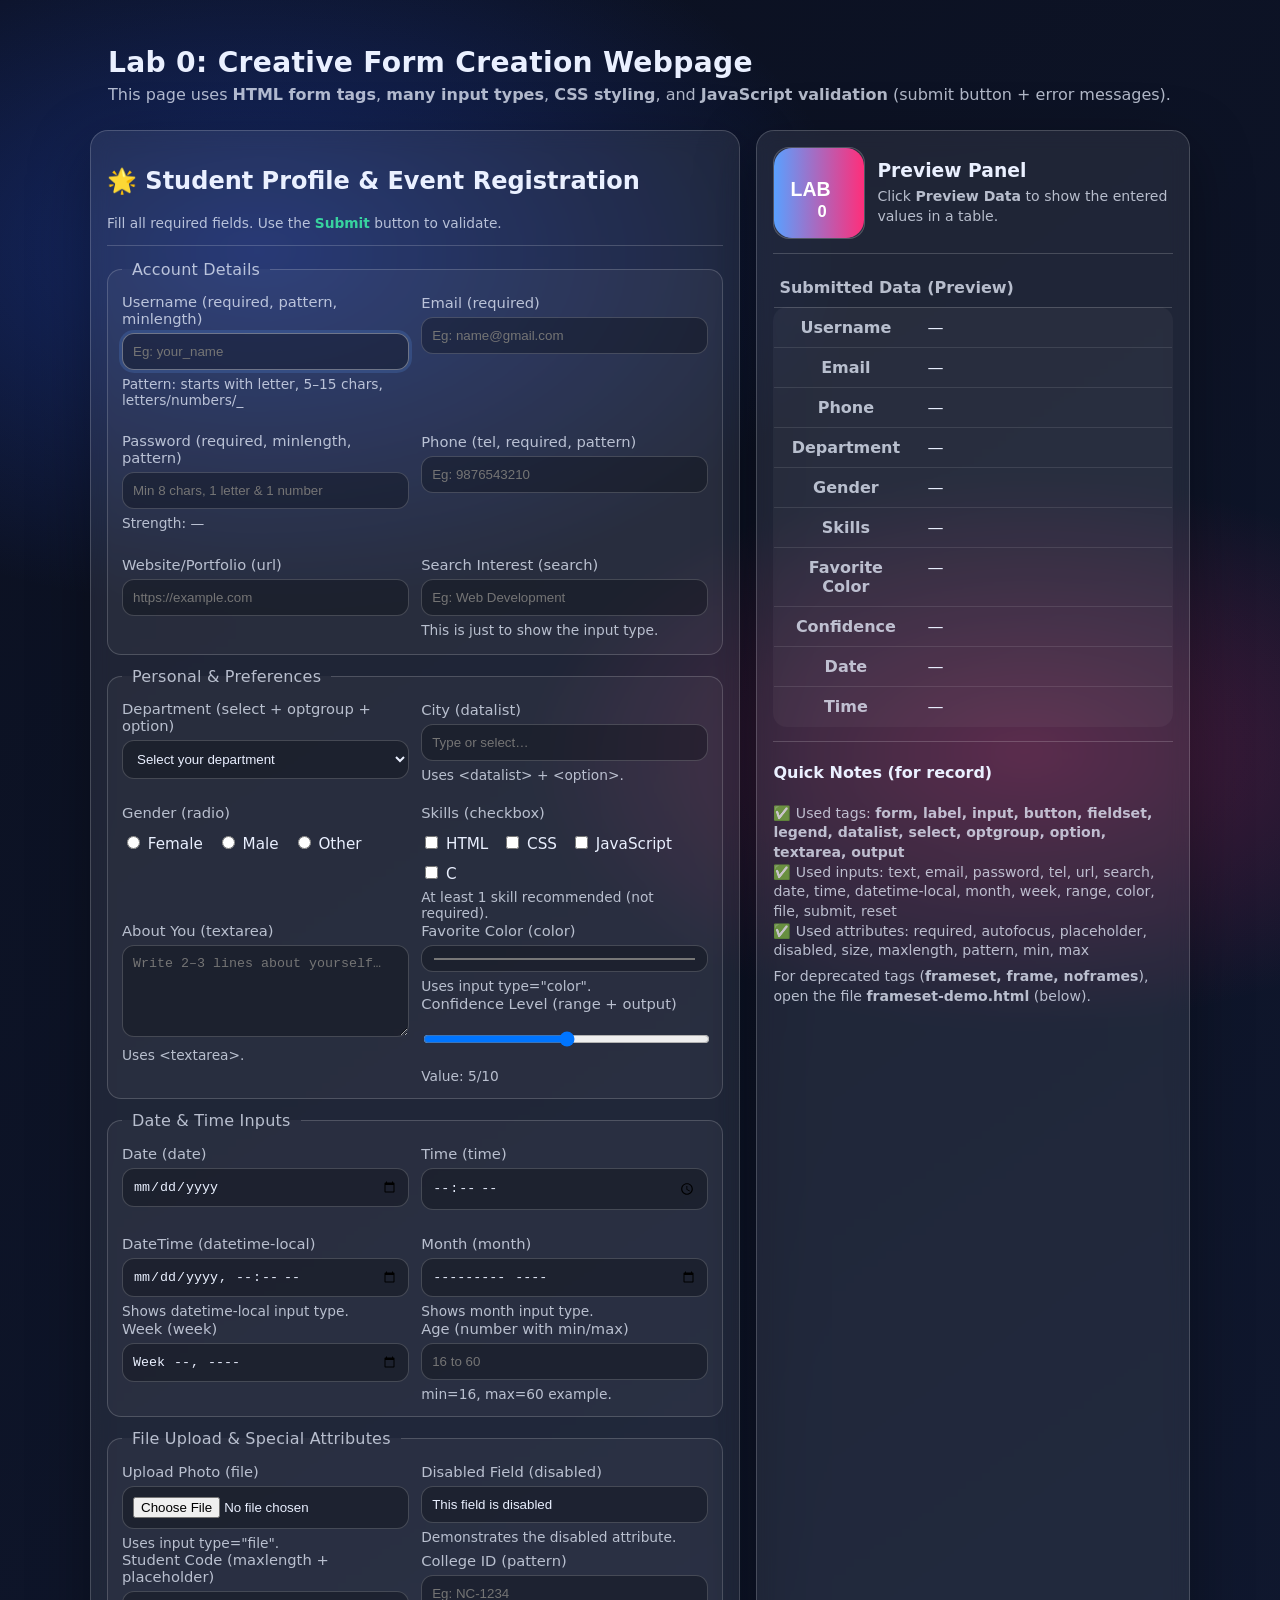
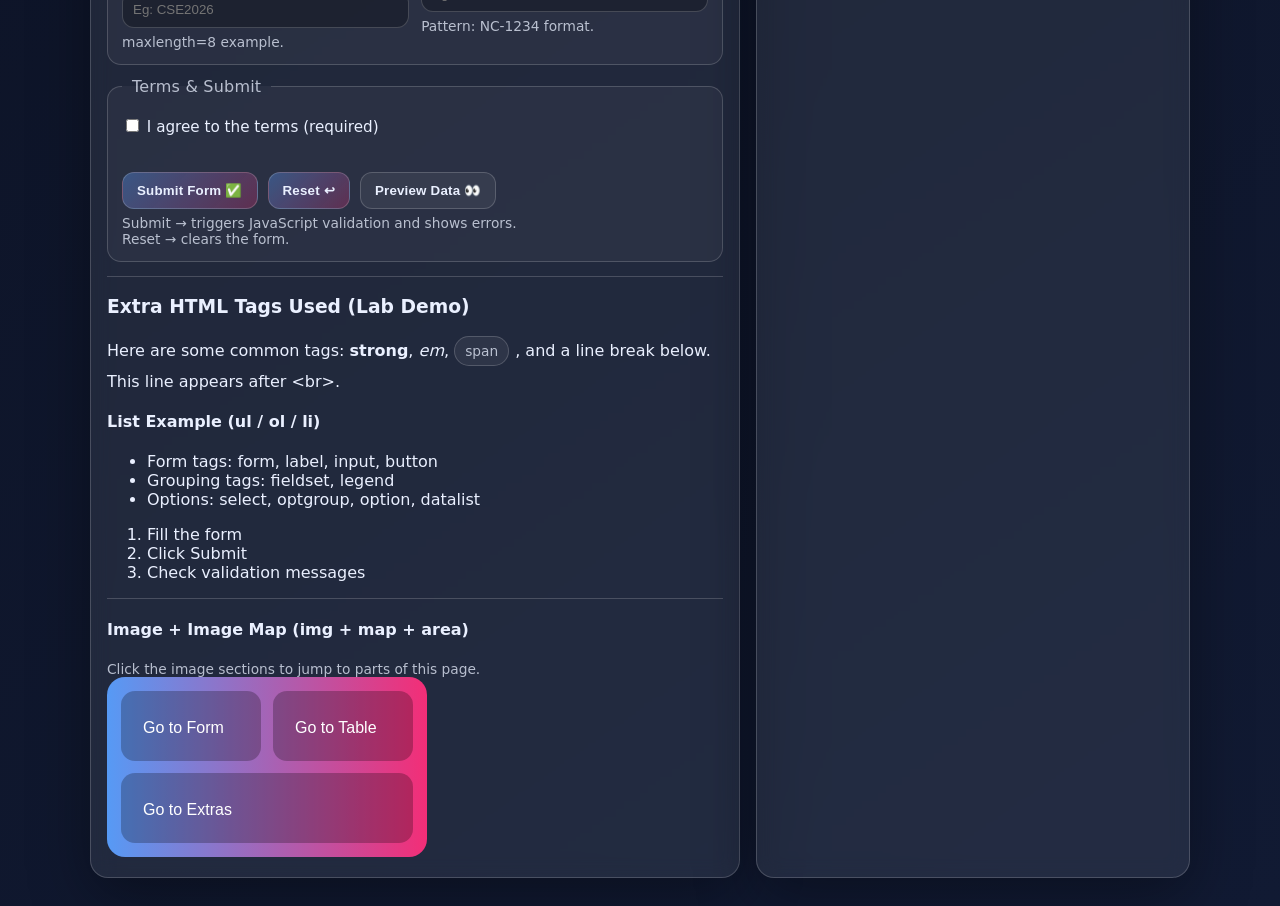
<file: labzero_form.html>
<!DOCTYPE html>
<html lang="en">
<head>
  <meta charset="UTF-8" />
  <meta name="viewport" content="width=device-width, initial-scale=1.0" />
  <meta name="description" content="Lab 0 - Form Creation Webpage using HTML, CSS and JavaScript validation." />
  <title>Lab 0 - Creative Form Creation</title>

  <style>
    :root {
      --bg1: #0b1020;
      --bg2: #111a33;
      --card: rgba(255,255,255,0.08);
      --card2: rgba(255,255,255,0.12);
      --text: #eaf0ff;
      --muted: rgba(234,240,255,0.75);
      --border: rgba(255,255,255,0.18);
      --ok: #38d39f;
      --bad: #ff5c7a;
      --warn: #ffcc66;
    }

    * { box-sizing: border-box; }
    body {
      margin: 0;
      font-family: system-ui, -apple-system, Segoe UI, Roboto, Arial, sans-serif;
      color: var(--text);
      background: radial-gradient(1000px 600px at 20% 10%, #2b5cff55, transparent 60%),
                  radial-gradient(900px 500px at 80% 30%, #ff2e7a44, transparent 55%),
                  linear-gradient(145deg, var(--bg1), var(--bg2));
      min-height: 100vh;
      padding: 28px 16px;
    }

    header {
      max-width: 1100px;
      margin: 0 auto 18px auto;
      padding: 18px 18px 8px;
    }
    header h1 {
      margin: 0 0 6px;
      font-size: clamp(1.4rem, 2.2vw, 2.1rem);
      letter-spacing: 0.3px;
    }
    header p { margin: 0; color: var(--muted); }

    .grid {
      max-width: 1100px;
      margin: 0 auto;
      display: grid;
      grid-template-columns: 1.2fr 0.8fr;
      gap: 16px;
    }

    .card {
      background: var(--card);
      border: 1px solid var(--border);
      border-radius: 18px;
      padding: 16px;
      backdrop-filter: blur(10px);
      box-shadow: 0 18px 60px rgba(0,0,0,0.35);
    }

    .row {
      display: grid;
      grid-template-columns: 1fr 1fr;
      gap: 12px;
    }

    fieldset {
      border: 1px solid var(--border);
      border-radius: 14px;
      padding: 14px;
      margin: 12px 0;
      background: rgba(255,255,255,0.04);
    }

    legend {
      padding: 0 10px;
      color: var(--muted);
      letter-spacing: 0.2px;
    }

    label {
      display: inline-block;
      font-size: 0.92rem;
      margin: 0 0 6px;
      color: var(--muted);
    }

    input, select, textarea {
      width: 100%;
      padding: 10px 10px;
      border-radius: 12px;
      border: 1px solid var(--border);
      background: rgba(10,12,18,0.35);
      color: var(--text);
      outline: none;
    }

    input:focus, select:focus, textarea:focus {
      border-color: rgba(255,255,255,0.35);
      box-shadow: 0 0 0 3px rgba(90,160,255,0.18);
    }

    textarea { min-height: 92px; resize: vertical; }

    .inline {
      display: flex;
      flex-wrap: wrap;
      gap: 10px 14px;
      align-items: center;
      margin-top: 6px;
    }

    .inline label { margin: 0; color: var(--text); font-size: 0.95rem; }
    .inline input[type="radio"], .inline input[type="checkbox"] { width: auto; }

    .hint {
      font-size: 0.86rem;
      color: var(--muted);
      margin: 6px 0 0;
    }

    .error {
      font-size: 0.86rem;
      color: var(--bad);
      margin-top: 6px;
      min-height: 18px;
    }

    .actions {
      display: flex;
      flex-wrap: wrap;
      gap: 10px;
      margin-top: 12px;
    }

    button, input[type="submit"], input[type="reset"] {
      width: auto;
      padding: 10px 14px;
      border-radius: 12px;
      border: 1px solid var(--border);
      background: linear-gradient(135deg, rgba(90,160,255,0.35), rgba(255,46,122,0.25));
      color: var(--text);
      cursor: pointer;
      font-weight: 600;
      letter-spacing: 0.2px;
    }

    button:hover, input[type="submit"]:hover, input[type="reset"]:hover {
      border-color: rgba(255,255,255,0.35);
    }

    .ghost {
      background: rgba(255,255,255,0.06);
    }

    .ok {
      color: var(--ok);
      font-weight: 700;
    }

    hr {
      border: none;
      border-top: 1px solid var(--border);
      margin: 14px 0;
    }

    table {
      width: 100%;
      border-collapse: collapse;
      overflow: hidden;
      border-radius: 14px;
      border: 1px solid var(--border);
      background: rgba(255,255,255,0.04);
    }
    caption {
      caption-side: top;
      text-align: left;
      padding: 10px 6px;
      color: var(--muted);
      font-weight: 600;
    }
    th, td {
      padding: 10px 10px;
      border-bottom: 1px solid rgba(255,255,255,0.10);
      vertical-align: top;
    }
    th { color: var(--muted); width: 36%; }

    .badge {
      display: inline-block;
      padding: 6px 10px;
      border: 1px solid var(--border);
      border-radius: 999px;
      background: rgba(255,255,255,0.06);
      color: var(--muted);
      font-size: 0.86rem;
      margin-right: 6px;
      margin-bottom: 6px;
    }

    .media {
      display: flex;
      gap: 12px;
      align-items: center;
    }

    .media img {
      width: 92px;
      height: 92px;
      border-radius: 16px;
      border: 1px solid var(--border);
      background: rgba(255,255,255,0.06);
    }

    .small {
      font-size: 0.88rem;
      color: var(--muted);
      margin: 6px 0 0;
      line-height: 1.4;
    }

    @media (max-width: 920px) {
      .grid { grid-template-columns: 1fr; }
      .row { grid-template-columns: 1fr; }
    }
  </style>
</head>

<body>
  <header>
    <h1>Lab 0: Creative Form Creation Webpage</h1>
    <p>
      This page uses <strong>HTML form tags</strong>, <strong>many input types</strong>, <strong>CSS styling</strong>,
      and <strong>JavaScript validation</strong> (submit button + error messages).
    </p>
  </header>

  <div class="grid">

    <!-- LEFT: FORM -->
    <section class="card" id="formSection">
      <h2>🌟 Student Profile & Event Registration</h2>
      <p class="hint">
        Fill all required fields. Use the <span class="ok">Submit</span> button to validate.
      </p>

      <hr />

      <!-- FORM -->
      <form id="labForm" action="#" method="post" autocomplete="on" novalidate>
        <fieldset>
          <legend>Account Details</legend>

          <div class="row">
            <div>
              <label for="username">Username (required, pattern, minlength)</label>
              <input
                type="text"
                id="username"
                name="username"
                placeholder="Eg: your_name"
                required
                autofocus
                pattern="^[a-zA-Z][a-zA-Z0-9_]{4,14}$"
                minlength="5"
                maxlength="15"
                size="20"
              />
              <div class="hint">Pattern: starts with letter, 5–15 chars, letters/numbers/_</div>
              <div class="error" id="errUsername"></div>
            </div>

            <div>
              <label for="email">Email (required)</label>
              <input
                type="email"
                id="email"
                name="email"
                placeholder="Eg: name@gmail.com"
                required
              />
              <div class="error" id="errEmail"></div>
            </div>
          </div>

          <div class="row">
            <div>
              <label for="password">Password (required, minlength, pattern)</label>
              <input
                type="password"
                id="password"
                name="password"
                placeholder="Min 8 chars, 1 letter & 1 number"
                required
                minlength="8"
                maxlength="20"
                pattern="^(?=.*[A-Za-z])(?=.*\d).{8,20}$"
              />
              <div class="hint">
                Strength:
                <output id="pwdStrength" name="pwdStrength" for="password">—</output>
              </div>
              <div class="error" id="errPassword"></div>
            </div>

            <div>
              <label for="phone">Phone (tel, required, pattern)</label>
              <input
                type="tel"
                id="phone"
                name="phone"
                placeholder="Eg: 9876543210"
                required
                pattern="^[0-9]{10}$"
                maxlength="10"
              />
              <div class="error" id="errPhone"></div>
            </div>
          </div>

          <div class="row">
            <div>
              <label for="website">Website/Portfolio (url)</label>
              <input
                type="url"
                id="website"
                name="website"
                placeholder="https://example.com"
              />
              <div class="error" id="errWebsite"></div>
            </div>

            <div>
              <label for="search">Search Interest (search)</label>
              <input
                type="search"
                id="search"
                name="search"
                placeholder="Eg: Web Development"
              />
              <div class="hint">This is just to show the input type.</div>
            </div>
          </div>
        </fieldset>

        <fieldset>
          <legend>Personal & Preferences</legend>

          <div class="row">
            <div>
              <label for="dept">Department (select + optgroup + option)</label>
              <select id="dept" name="dept" required>
                <option value="" disabled selected>Select your department</option>
                <optgroup label="Engineering">
                  <option value="cse">CSE</option>
                  <option value="ece">ECE</option>
                  <option value="eee">EEE</option>
                </optgroup>
                <optgroup label="Science">
                  <option value="maths">Maths</option>
                  <option value="physics">Physics</option>
                </optgroup>
              </select>
              <div class="error" id="errDept"></div>
            </div>

            <div>
              <label for="city">City (datalist)</label>
              <input list="cityList" id="city" name="city" placeholder="Type or select…" />
              <datalist id="cityList">
                <option value="Chennai"></option>
                <option value="Coimbatore"></option>
                <option value="Madurai"></option>
                <option value="Trichy"></option>
                <option value="Salem"></option>
              </datalist>
              <div class="hint">Uses &lt;datalist&gt; + &lt;option&gt;.</div>
            </div>
          </div>

          <div class="row">
            <div>
              <label>Gender (radio)</label>
              <div class="inline">
                <label><input type="radio" name="gender" value="Female" required /> Female</label>
                <label><input type="radio" name="gender" value="Male" /> Male</label>
                <label><input type="radio" name="gender" value="Other" /> Other</label>
              </div>
              <div class="error" id="errGender"></div>
            </div>

            <div>
              <label>Skills (checkbox)</label>
              <div class="inline">
                <label><input type="checkbox" name="skills" value="HTML" /> HTML</label>
                <label><input type="checkbox" name="skills" value="CSS" /> CSS</label>
                <label><input type="checkbox" name="skills" value="JavaScript" /> JavaScript</label>
                <label><input type="checkbox" name="skills" value="C" /> C</label>
              </div>
              <p class="hint">At least 1 skill recommended (not required).</p>
            </div>
          </div>

          <div class="row">
            <div>
              <label for="bio">About You (textarea)</label>
              <textarea id="bio" name="bio" placeholder="Write 2–3 lines about yourself…"></textarea>
              <div class="hint">Uses &lt;textarea&gt;.</div>
            </div>

            <div>
              <label for="favColor">Favorite Color (color)</label>
              <input type="color" id="favColor" name="favColor" value="#5aa0ff" />
              <p class="hint">Uses input type="color".</p>

              <label for="range">Confidence Level (range + output)</label>
              <input type="range" id="range" name="range" min="0" max="10" value="5" />
              <p class="hint">Value: <output id="rangeOut" name="rangeOut" for="range">5</output>/10</p>
            </div>
          </div>
        </fieldset>

        <fieldset>
          <legend>Date & Time Inputs</legend>

          <div class="row">
            <div>
              <label for="date">Date (date)</label>
              <input type="date" id="date" name="date" required />
              <div class="error" id="errDate"></div>
            </div>

            <div>
              <label for="time">Time (time)</label>
              <input type="time" id="time" name="time" required />
              <div class="error" id="errTime"></div>
            </div>
          </div>

          <div class="row">
            <div>
              <label for="dtlocal">DateTime (datetime-local)</label>
              <input type="datetime-local" id="dtlocal" name="dtlocal" />
              <p class="hint">Shows datetime-local input type.</p>
            </div>

            <div>
              <label for="month">Month (month)</label>
              <input type="month" id="month" name="month" />
              <p class="hint">Shows month input type.</p>
            </div>
          </div>

          <div class="row">
            <div>
              <label for="week">Week (week)</label>
              <input type="week" id="week" name="week" />
            </div>

            <div>
              <label for="age">Age (number with min/max)</label>
              <input type="number" id="age" name="age" min="16" max="60" placeholder="16 to 60" />
              <p class="hint">min=16, max=60 example.</p>
            </div>
          </div>
        </fieldset>

        <fieldset>
          <legend>File Upload & Special Attributes</legend>

          <div class="row">
            <div>
              <label for="photo">Upload Photo (file)</label>
              <input type="file" id="photo" name="photo" accept="image/*" />
              <p class="hint">Uses input type="file".</p>
            </div>

            <div>
              <label for="disabledDemo">Disabled Field (disabled)</label>
              <input type="text" id="disabledDemo" name="disabledDemo" value="This field is disabled" disabled />
              <p class="hint">Demonstrates the disabled attribute.</p>
            </div>
          </div>

          <div class="row">
            <div>
              <label for="code">Student Code (maxlength + placeholder)</label>
              <input type="text" id="code" name="code" placeholder="Eg: CSE2026" maxlength="8" />
              <p class="hint">maxlength=8 example.</p>
            </div>

            <div>
              <label for="id">College ID (pattern)</label>
              <input type="text" id="id" name="id" placeholder="Eg: NC-1234"
                     pattern="^NC-\d{4}$" />
              <p class="hint">Pattern: NC-1234 format.</p>
            </div>
          </div>
        </fieldset>

        <fieldset>
          <legend>Terms & Submit</legend>

          <div class="inline">
            <label>
              <input type="checkbox" id="terms" name="terms" required />
              I agree to the terms (required)
            </label>
          </div>
          <div class="error" id="errTerms"></div>

          <div class="actions">
            <input type="submit" value="Submit Form ✅" />
            <input type="reset" value="Reset ↩" class="ghost" />
            <button type="button" id="previewBtn" class="ghost">Preview Data 👀</button>
          </div>

          <p class="hint">
            Submit → triggers JavaScript validation and shows errors.<br />
            Reset → clears the form.
          </p>
        </fieldset>
      </form>

      <hr />

      <!-- EXTRA HTML TAGS DEMO (as actual elements, not just text) -->
      <section id="extras">
        <h3>Extra HTML Tags Used (Lab Demo)</h3>
        <p>
          Here are some common tags: <strong>strong</strong>, <em>em</em>, <span class="badge">span</span>, and a line break below.<br />
          This line appears after &lt;br&gt;.
        </p>

        <h4>List Example (ul / ol / li)</h4>
        <ul>
          <li>Form tags: form, label, input, button</li>
          <li>Grouping tags: fieldset, legend</li>
          <li>Options: select, optgroup, option, datalist</li>
        </ul>

        <ol>
          <li>Fill the form</li>
          <li>Click Submit</li>
          <li>Check validation messages</li>
        </ol>

        <hr />

        <h4>Image + Image Map (img + map + area)</h4>
        <p class="hint">Click the image sections to jump to parts of this page.</p>

        <!-- SVG data URL so it works offline -->
        <img
          alt="Clickable map demo"
          usemap="#labmap"
          src="data:image/svg+xml;utf8,
          <svg xmlns='http://www.w3.org/2000/svg' width='320' height='180'>
            <defs>
              <linearGradient id='g' x1='0' x2='1'>
                <stop offset='0' stop-color='%235aa0ff'/>
                <stop offset='1' stop-color='%23ff2e7a'/>
              </linearGradient>
            </defs>
            <rect width='320' height='180' rx='18' fill='url(%23g)' opacity='0.95'/>
            <rect x='14' y='14' width='140' height='70' rx='14' fill='rgba(0,0,0,0.25)'/>
            <rect x='166' y='14' width='140' height='70' rx='14' fill='rgba(0,0,0,0.25)'/>
            <rect x='14' y='96' width='292' height='70' rx='14' fill='rgba(0,0,0,0.25)'/>
            <text x='36' y='56' fill='white' font-size='16' font-family='Arial'>Go to Form</text>
            <text x='188' y='56' fill='white' font-size='16' font-family='Arial'>Go to Table</text>
            <text x='36' y='138' fill='white' font-size='16' font-family='Arial'>Go to Extras</text>
          </svg>"
        />

        <map name="labmap" id="labmap">
          <area shape="rect" coords="14,14,154,84" href="#formSection" alt="Go to form" />
          <area shape="rect" coords="166,14,306,84" href="#previewTable" alt="Go to table" />
          <area shape="rect" coords="14,96,306,166" href="#extras" alt="Go to extras" />
        </map>
      </section>
    </section>

    <!-- RIGHT: PREVIEW / TABLE / INFO -->
    <aside class="card">
      <div class="media">
        <img
          alt="Lab badge"
          src="data:image/svg+xml;utf8,
          <svg xmlns='http://www.w3.org/2000/svg' width='120' height='120'>
            <defs>
              <linearGradient id='g' x1='0' x2='1'>
                <stop offset='0' stop-color='%235aa0ff'/>
                <stop offset='1' stop-color='%23ff2e7a'/>
              </linearGradient>
            </defs>
            <rect width='120' height='120' rx='24' fill='url(%23g)'/>
            <text x='22' y='64' fill='white' font-size='26' font-family='Arial' font-weight='700'>LAB</text>
            <text x='58' y='92' fill='white' font-size='22' font-family='Arial' font-weight='700'>0</text>
          </svg>"
        />
        <div>
          <h3 style="margin:0;">Preview Panel</h3>
          <p class="small" style="margin:6px 0 0;">
            Click <strong>Preview Data</strong> to show the entered values in a table.
          </p>
        </div>
      </div>

      <hr />

      <table id="previewTable">
        <caption>Submitted Data (Preview)</caption>
        <tbody>
          <tr><th>Username</th><td id="pUsername">—</td></tr>
          <tr><th>Email</th><td id="pEmail">—</td></tr>
          <tr><th>Phone</th><td id="pPhone">—</td></tr>
          <tr><th>Department</th><td id="pDept">—</td></tr>
          <tr><th>Gender</th><td id="pGender">—</td></tr>
          <tr><th>Skills</th><td id="pSkills">—</td></tr>
          <tr><th>Favorite Color</th><td id="pColor">—</td></tr>
          <tr><th>Confidence</th><td id="pRange">—</td></tr>
          <tr><th>Date</th><td id="pDate">—</td></tr>
          <tr><th>Time</th><td id="pTime">—</td></tr>
        </tbody>
      </table>

      <hr />

      <h4>Quick Notes (for record)</h4>
      <p class="small">
        ✅ Used tags: <strong>form, label, input, button, fieldset, legend, datalist, select, optgroup, option, textarea, output</strong><br />
        ✅ Used inputs: text, email, password, tel, url, search, date, time, datetime-local, month, week, range, color, file, submit, reset<br />
        ✅ Used attributes: required, autofocus, placeholder, disabled, size, maxlength, pattern, min, max
      </p>

      <p class="small">
        For deprecated tags (<strong>frameset, frame, noframes</strong>), open the file
        <strong>frameset-demo.html</strong> (below).
      </p>
    </aside>

  </div>

  <script>
    // Get elements
    const form = document.getElementById("labForm");

    const username = document.getElementById("username");
    const email = document.getElementById("email");
    const password = document.getElementById("password");
    const phone = document.getElementById("phone");
    const website = document.getElementById("website");
    const dept = document.getElementById("dept");
    const date = document.getElementById("date");
    const time = document.getElementById("time");
    const terms = document.getElementById("terms");

    const pwdStrength = document.getElementById("pwdStrength");

    const range = document.getElementById("range");
    const rangeOut = document.getElementById("rangeOut");

    const previewBtn = document.getElementById("previewBtn");

    // Update output for range
    range.addEventListener("input", () => {
      rangeOut.value = range.value;
    });

    // Password strength (simple)
    password.addEventListener("input", () => {
      const v = password.value;
      let score = 0;
      if (v.length >= 8) score++;
      if (/[A-Za-z]/.test(v)) score++;
      if (/\d/.test(v)) score++;
      if (/[^A-Za-z0-9]/.test(v)) score++;

      const labels = ["Weak", "Okay", "Good", "Strong", "Very Strong"];
      pwdStrength.value = labels[score] || "—";
    });

    // Helper to set error messages
    function setError(id, msg) {
      document.getElementById(id).textContent = msg || "";
    }

    // Get selected gender
    function getGender() {
      const g = document.querySelector('input[name="gender"]:checked');
      return g ? g.value : "";
    }

    // Get checked skills
    function getSkills() {
      return Array.from(document.querySelectorAll('input[name="skills"]:checked'))
        .map(x => x.value);
    }

    // Validate URL only if filled
    function isValidURL(value) {
      if (!value.trim()) return true; // optional
      try { new URL(value); return true; } catch { return false; }
    }

    // Main validation on submit
    form.addEventListener("submit", (e) => {
      e.preventDefault();

      let ok = true;

      // Clear previous errors
      ["errUsername","errEmail","errPassword","errPhone","errWebsite","errDept","errGender","errDate","errTime","errTerms"]
        .forEach(id => setError(id, ""));

      // Username
      if (!username.checkValidity()) {
        ok = false;
        setError("errUsername", "Enter a valid username (5–15 chars, start with letter, letters/numbers/_).");
      }

      // Email
      if (!email.checkValidity()) {
        ok = false;
        setError("errEmail", "Enter a valid email address.");
      }

      // Password
      if (!password.checkValidity()) {
        ok = false;
        setError("errPassword", "Password must be 8–20 chars with at least 1 letter and 1 number.");
      }

      // Phone
      if (!phone.checkValidity()) {
        ok = false;
        setError("errPhone", "Enter a 10-digit phone number (digits only).");
      }

      // Website (optional but must be valid if entered)
      if (!isValidURL(website.value)) {
        ok = false;
        setError("errWebsite", "Please enter a valid URL (example: https://site.com).");
      }

      // Department
      if (!dept.value) {
        ok = false;
        setError("errDept", "Please select your department.");
      }

      // Gender
      if (!getGender()) {
        ok = false;
        setError("errGender", "Please select gender.");
      }

      // Date & Time required
      if (!date.value) {
        ok = false;
        setError("errDate", "Please choose a date.");
      }
      if (!time.value) {
        ok = false;
        setError("errTime", "Please choose a time.");
      }

      // Terms
      if (!terms.checked) {
        ok = false;
        setError("errTerms", "You must agree to the terms.");
      }

      if (ok) {
        // If everything is valid, show preview and a success message
        previewData();
        alert("✅ Form submitted successfully (Lab demo). Data shown in preview table.");
        // In real apps, you would submit to server here.
        // form.submit();
      }
    });

    // Preview button
    previewBtn.addEventListener("click", () => previewData());

    function previewData() {
      const skills = getSkills();

      document.getElementById("pUsername").textContent = username.value || "—";
      document.getElementById("pEmail").textContent = email.value || "—";
      document.getElementById("pPhone").textContent = phone.value || "—";

      const deptText = dept.options[dept.selectedIndex]?.text || "—";
      document.getElementById("pDept").textContent = deptText;

      document.getElementById("pGender").textContent = getGender() || "—";
      document.getElementById("pSkills").textContent = skills.length ? skills.join(", ") : "—";

      document.getElementById("pColor").textContent = document.getElementById("favColor").value || "—";
      document.getElementById("pRange").textContent = range.value ? range.value + "/10" : "—";

      document.getElementById("pDate").textContent = date.value || "—";
      document.getElementById("pTime").textContent = time.value || "—";
    }
  </script>
</body>
</html>
</file>
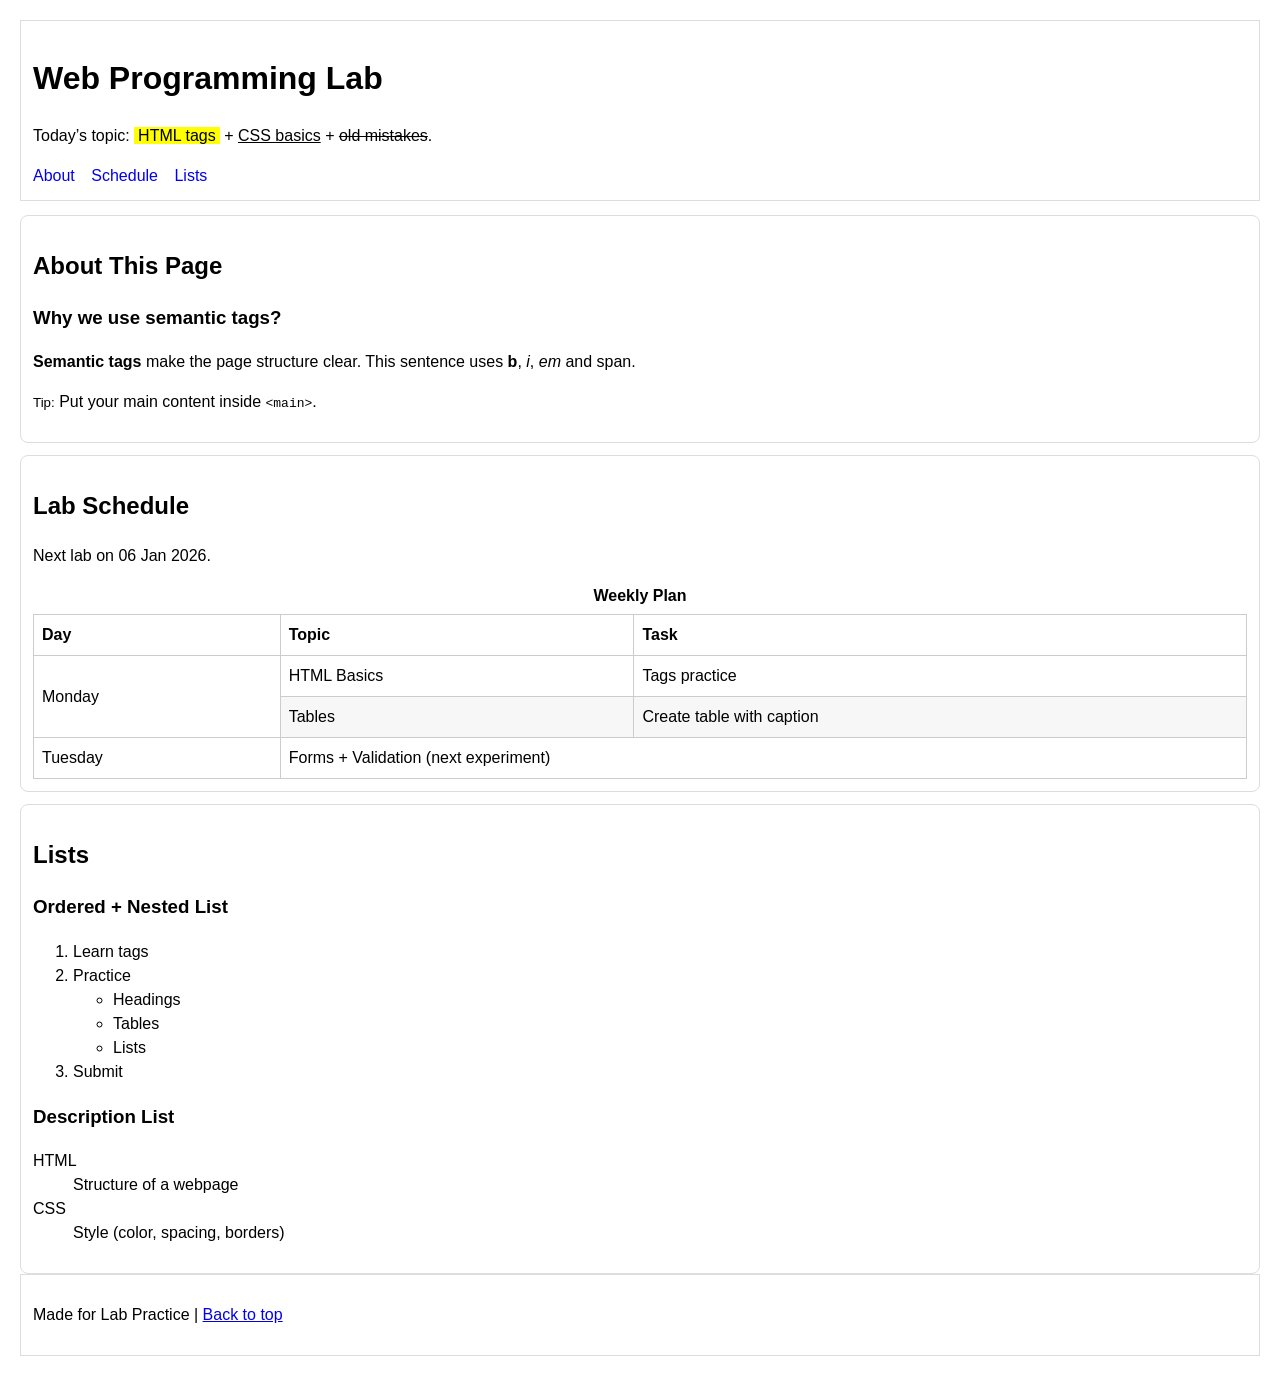
<file: program1_college_info.html>
<!DOCTYPE html>
<html lang="en">
<head>
  <meta charset="UTF-8" />
  <meta http-equiv="X-UA-Compatible" content="IE=edge" />
  <meta name="viewport" content="width=device-width, initial-scale=1.0" />
  <meta name="description" content="Mini college info page using common HTML tags." />
  <title>College Info</title>

  <style>
    body { font-family: Arial, sans-serif; margin: 20px; line-height: 1.5; }
    header, footer { padding: 12px; border: 1px solid #ddd; }
    nav a { margin-right: 12px; text-decoration: none; }
    main { margin-top: 14px; }
    .card { border: 1px solid #ddd; padding: 12px; border-radius: 8px; margin-top: 12px; }
    table { width: 100%; border-collapse: collapse; margin-top: 10px; }
    caption { font-weight: bold; margin-bottom: 6px; }
    th, td { border: 1px solid #ccc; padding: 8px; text-align: left; }
    tbody tr:nth-child(even) { background: #f7f7f7; }
    tbody tr:nth-child(odd) { background: #ffffff; }
    .note mark { padding: 0 4px; }
  </style>
</head>

<body>
<header>
  <h1>Web Programming Lab</h1>
  <p class="note">Today’s topic: <mark>HTML tags</mark> + <u>CSS basics</u> + <strike>old mistakes</strike>.</p>

  <nav>
    <a href="#about">About</a>
    <a href="#schedule">Schedule</a>
    <a href="#lists">Lists</a>
  </nav>
</header>

<main>
  <section id="about" class="card">
    <h2>About This Page</h2>
    <article>
      <h3>Why we use semantic tags?</h3>
      <p>
        <strong>Semantic tags</strong> make the page structure clear.
        This sentence uses <b>b</b>, <i>i</i>, <em>em</em> and <span>span</span>.
      </p>
      <aside>
        <p><small>Tip:</small> Put your main content inside <code>&lt;main&gt;</code>.</p>
      </aside>
    </article>
  </section>

  <section id="schedule" class="card">
    <h2>Lab Schedule</h2>
    <p>Next lab on <time datetime="2026-01-06">06 Jan 2026</time>.</p>

    <table>
      <caption>Weekly Plan</caption>
      <thead>
        <tr>
          <th>Day</th>
          <th>Topic</th>
          <th>Task</th>
        </tr>
      </thead>
      <tbody>
        <tr>
          <td rowspan="2">Monday</td>
          <td>HTML Basics</td>
          <td>Tags practice</td>
        </tr>
        <tr>
          <td>Tables</td>
          <td>Create table with <span>caption</span></td>
        </tr>
        <tr>
          <td>Tuesday</td>
          <td colspan="2">Forms + Validation (next experiment)</td>
        </tr>
      </tbody>
    </table>
  </section>

  <section id="lists" class="card">
    <h2>Lists</h2>

    <h3>Ordered + Nested List</h3>
    <ol>
      <li>Learn tags</li>
      <li>Practice
        <ul>
          <li>Headings</li>
          <li>Tables</li>
          <li>Lists</li>
        </ul>
      </li>
      <li>Submit</li>
    </ol>

    <h3>Description List</h3>
    <dl>
      <dt>HTML</dt>
      <dd>Structure of a webpage</dd>
      <dt>CSS</dt>
      <dd>Style (color, spacing, borders)</dd>
    </dl>
  </section>
</main>

<footer>
  <p>Made for Lab Practice | <a href="#about">Back to top</a></p>
</footer>
</body>
</html>
</file>
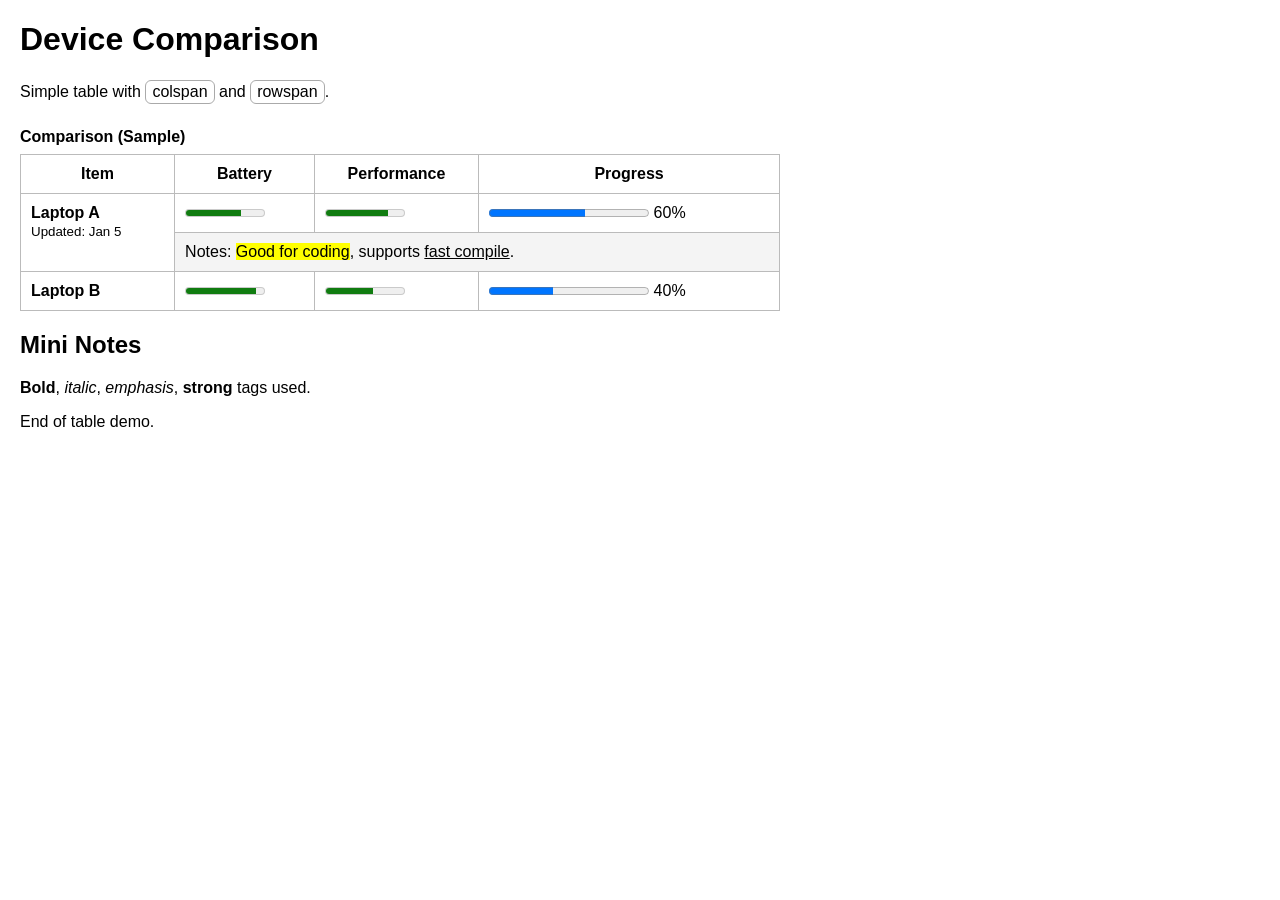
<file: program3_table_meter_progress.html>
<!DOCTYPE html>
<html lang="en">
<head>
  <meta charset="UTF-8" />
  <meta name="viewport" content="width=device-width, initial-scale=1.0" />
  <title>Comparison Table</title>
  <style>
    body { font-family: Arial, sans-serif; margin: 20px; }
    .wrap { max-width: 760px; }
    table { width: 100%; border-collapse: collapse; }
    caption { text-align: left; font-weight: bold; margin: 8px 0; }
    th, td { border: 1px solid #bbb; padding: 10px; vertical-align: top; }
    tbody tr:nth-child(even) { background: #f4f4f4; }
    tbody tr:nth-child(odd) { background: #fff; }
    .tag { display: inline-block; padding: 2px 6px; border: 1px solid #aaa; border-radius: 6px; }
  </style>
</head>
<body>
<div class="wrap">
  <header>
    <h1>Device Comparison</h1>
    <p>Simple table with <span class="tag">colspan</span> and <span class="tag">rowspan</span>.</p>
  </header>

  <main>
    <table>
      <caption>Comparison (Sample)</caption>
      <thead>
        <tr>
          <th>Item</th>
          <th>Battery</th>
          <th>Performance</th>
          <th>Progress</th>
        </tr>
      </thead>
      <tbody>
        <tr>
          <td rowspan="2"><strong>Laptop A</strong><br><small><time datetime="2026-01-05">Updated: Jan 5</time></small></td>
          <td><meter min="0" max="10" value="7">7/10</meter></td>
          <td><meter min="0" max="10" value="8">8/10</meter></td>
          <td><progress value="60" max="100"></progress> 60%</td>
        </tr>
        <tr>
          <td colspan="3">
            Notes: <mark>Good for coding</mark>, supports <u>fast compile</u>.
          </td>
        </tr>

        <tr>
          <td><strong>Laptop B</strong></td>
          <td><meter min="0" max="10" value="9">9/10</meter></td>
          <td><meter min="0" max="10" value="6">6/10</meter></td>
          <td><progress value="40" max="100"></progress> 40%</td>
        </tr>
      </tbody>
    </table>

    <section>
      <h2>Mini Notes</h2>
      <p><b>Bold</b>, <i>italic</i>, <em>emphasis</em>, <strong>strong</strong> tags used.</p>
    </section>
  </main>

  <footer>
    <p>End of table demo.</p>
  </footer>
</div>
</body>
</html>
</file>
<file: registration_form_validation/style.css>
body {
    font-family: sans-serif;
    background: linear-gradient(to right, #ff7e5f, #feb47b);
    display: flex;
    justify-content: center;
    align-items: center;
    min-height: 100vh;
    margin: 0;
}

.container {
    background-color: rgba(255, 255, 255, 0.9);
    padding: 2rem;
    border-radius: 10px;
    box-shadow: 0 4px 8px rgba(0, 0, 0, 0.2);
    width: 100%;
    max-width: 400px;
}

h1 {
    text-align: center;
    color: #333;
    margin-bottom: 1.5rem;
}

.input-group {
    margin-bottom: 1.5rem;
    position: relative;
}

label {
    display: block;
    margin-bottom: 0.5rem;
    color: #555;
}

input[type="text"],
input[type="email"],
input[type="password"] {
    width: 100%;
    padding: 0.75rem;
    border: 1px solid #ccc;
    border-radius: 5px;
    font-size: 1rem;
    transition: border-color 0.3s;
}

input[type="text"]:focus,
input[type="email"]:focus,
input[type="password"]:focus {
    outline: none;
    border-color: #ff7e5f;
}

.radio-group {
    display: flex;
    align-items: center;
}

.radio-group input[type="radio"] {
    margin-right: 0.5rem;
}

.radio-group label {
    margin-right: 1.5rem;
    margin-bottom: 0;
}


button {
    width: 100%;
    padding: 0.75rem;
    background-color: #ff7e5f;
    color: white;
    border: none;
    border-radius: 5px;
    font-size: 1.1rem;
    cursor: pointer;
    transition: background-color 0.3s;
}

button:hover {
    background-color: #e66a50;
}

.error-message {
    color: #e74c3c;
    font-size: 0.875rem;
    margin-top: 0.25rem;
    display: none; 
}

.input-group.error input,
.input-group.error .radio-group {
    border-color: #e74c3c;
}

.input-group.success input {
    border-color: #2ecc71;
}

.input-group.error .error-message {
    display: block;
}
</file>
<file: AniVerseX/labs/lab-01-client-side-form-design-and-validation/app/style.css>
:root {
  --bg-dark: #0f172a;
  --bg-deep: #1b1f3b;
  --card-bg: rgba(15, 23, 42, 0.78);
  --card-border: rgba(148, 163, 184, 0.25);
  --text-main: #f8fafc;
  --text-soft: #cbd5e1;
  --accent-cyan: #38bdf8;
  --accent-orange: #fb923c;
  --accent-pink: #f472b6;
  --success: #22c55e;
  --error: #f87171;
}

* {
  box-sizing: border-box;
}

body {
  margin: 0;
  min-height: 100vh;
  font-family: "Segoe UI", Tahoma, Geneva, Verdana, sans-serif;
  color: var(--text-main);
  background:
    radial-gradient(circle at top left, rgba(56, 189, 248, 0.2), transparent 28%),
    radial-gradient(circle at bottom right, rgba(244, 114, 182, 0.18), transparent 30%),
    linear-gradient(135deg, var(--bg-dark), var(--bg-deep));
}

.page-glow {
  position: fixed;
  inset: 0;
  background-image: radial-gradient(rgba(255, 255, 255, 0.08) 1px, transparent 1px);
  background-size: 32px 32px;
  opacity: 0.22;
  pointer-events: none;
}

.container {
  width: min(1120px, 92%);
  margin: 0 auto;
}

.hero {
  position: relative;
  padding: 3rem 0 1.5rem;
}

.eyebrow {
  display: inline-block;
  margin: 0 0 0.85rem;
  padding: 0.35rem 0.8rem;
  border-radius: 999px;
  background: rgba(56, 189, 248, 0.14);
  border: 1px solid rgba(56, 189, 248, 0.28);
  color: var(--accent-cyan);
  font-size: 0.88rem;
  letter-spacing: 0.04em;
}

.corner-meta {
  margin-bottom: 0.6rem;
}

.project-tag {
  margin: 0;
  color: var(--text-soft);
  font-size: 0.9rem;
}

h1 {
  margin: 0 0 0.75rem;
  font-size: clamp(2rem, 4vw, 3.25rem);
}

.hero-text {
  max-width: 760px;
  margin: 0;
  color: var(--text-soft);
  line-height: 1.7;
}

.forms-layout {
  display: grid;
  grid-template-columns: repeat(3, 1fr);
  gap: 1.2rem;
  padding-bottom: 2rem;
}

.form-card {
  position: relative;
  padding: 1.4rem;
  background: var(--card-bg);
  border: 1px solid var(--card-border);
  border-radius: 20px;
  backdrop-filter: blur(10px);
  box-shadow: 0 18px 40px rgba(0, 0, 0, 0.28);
}

.review-card {
  grid-column: span 1;
}

.card-head {
  margin-bottom: 1rem;
}

.card-tag {
  margin: 0 0 0.35rem;
  color: var(--accent-orange);
  font-size: 0.9rem;
  font-weight: 600;
}

h2 {
  margin: 0;
  font-size: 1.45rem;
}

.field-group {
  margin-bottom: 1rem;
}

label {
  display: block;
  margin-bottom: 0.45rem;
  font-weight: 600;
  color: var(--text-main);
}

input,
select,
textarea {
  width: 100%;
  padding: 0.8rem 0.9rem;
  border: 1px solid rgba(148, 163, 184, 0.3);
  border-radius: 12px;
  background: rgba(15, 23, 42, 0.72);
  color: var(--text-main);
  font-size: 1rem;
  transition: border-color 0.2s ease, box-shadow 0.2s ease;
}

input::placeholder,
textarea::placeholder {
  color: #94a3b8;
}

input:focus,
select:focus,
textarea:focus {
  outline: none;
  border-color: var(--accent-cyan);
  box-shadow: 0 0 0 3px rgba(56, 189, 248, 0.15);
}

textarea {
  resize: vertical;
  min-height: 120px;
}

.field-group.error input,
.field-group.error select,
.field-group.error textarea {
  border-color: var(--error);
  box-shadow: 0 0 0 3px rgba(248, 113, 113, 0.12);
}

.field-group.success input,
.field-group.success select,
.field-group.success textarea {
  border-color: var(--success);
}

.error-text {
  min-height: 1.1rem;
  margin: 0.35rem 0 0;
  color: var(--error);
  font-size: 0.88rem;
}

.primary-btn {
  width: 100%;
  border: none;
  border-radius: 12px;
  padding: 0.9rem 1rem;
  background: linear-gradient(120deg, var(--accent-cyan), var(--accent-orange));
  color: #0f172a;
  font-size: 1rem;
  font-weight: 700;
  cursor: pointer;
  transition: transform 0.2s ease, box-shadow 0.2s ease;
}

.primary-btn:hover {
  transform: translateY(-2px);
  box-shadow: 0 14px 24px rgba(56, 189, 248, 0.18);
}

.form-message {
  min-height: 1.2rem;
  margin: 0.85rem 0 0;
  font-size: 0.92rem;
  font-weight: 600;
}

.form-message.success {
  color: var(--success);
}

.form-message.error {
  color: var(--error);
}

@media (max-width: 960px) {
  .forms-layout {
    grid-template-columns: 1fr;
  }
}
</file>
<file: AniVerseX/labs/lab-02-get-and-post/app/style.css>
:root {
  --bg: #0b1021;
  --bg-2: #101b33;
  --panel: rgba(10, 14, 30, 0.92);
  --panel-glow: rgba(250, 204, 21, 0.16);
  --border: rgba(148, 163, 184, 0.22);
  --text: #f8fafc;
  --muted: #cbd5e1;
  --accent: #facc15;
  --accent-2: #60a5fa;
  --accent-3: #fb7185;
  --error: #f87171;
  --success: #22c55e;
}

* {
  box-sizing: border-box;
}

body {
  margin: 0;
  min-height: 100vh;
  font-family: "Segoe UI", Tahoma, Geneva, Verdana, sans-serif;
  color: var(--text);
  background:
    radial-gradient(circle at 15% 20%, rgba(96, 165, 250, 0.18), transparent 34%),
    radial-gradient(circle at 80% 15%, rgba(251, 113, 133, 0.16), transparent 36%),
    linear-gradient(160deg, var(--bg), var(--bg-2));
}

.bg-grid {
  position: fixed;
  inset: 0;
  background-image:
    linear-gradient(90deg, rgba(250, 204, 21, 0.08) 1px, transparent 1px),
    linear-gradient(0deg, rgba(96, 165, 250, 0.08) 1px, transparent 1px);
  background-size: 48px 48px;
  opacity: 0.25;
  pointer-events: none;
}

.hero {
  width: min(1100px, 92%);
  margin: 0 auto;
  padding: 2.6rem 0 1.2rem;
}

.badge {
  display: inline-flex;
  align-items: center;
  gap: 0.4rem;
  padding: 0.35rem 0.85rem;
  border-radius: 999px;
  background: rgba(250, 204, 21, 0.14);
  border: 1px solid rgba(250, 204, 21, 0.35);
  color: var(--accent);
  font-weight: 700;
  letter-spacing: 0.03em;
  margin: 0 0 0.9rem;
}

h1 {
  margin: 0 0 0.7rem;
  font-size: clamp(2rem, 3.4vw, 3rem);
}

.subtitle {
  margin: 0;
  color: var(--muted);
  line-height: 1.7;
}

.container {
  width: min(1100px, 92%);
  margin: 0 auto 2.6rem;
  display: grid;
  grid-template-columns: repeat(2, minmax(0, 1fr));
  gap: 1.4rem;
}

.panel {
  position: relative;
  background: var(--panel);
  border: 1px solid var(--border);
  border-radius: 16px;
  padding: 1.5rem;
  box-shadow:
    0 18px 38px rgba(0, 0, 0, 0.4),
    inset 0 0 0 1px rgba(250, 204, 21, 0.08);
  backdrop-filter: blur(10px);
  overflow: hidden;
}

.panel::after {
  content: "";
  position: absolute;
  inset: -40% 50% 50% -40%;
  background: radial-gradient(circle, var(--panel-glow), transparent 65%);
  opacity: 0.8;
  pointer-events: none;
}

.panel-head h2 {
  margin: 0 0 0.35rem;
}

.panel-head p {
  margin: 0 0 1.2rem;
  color: var(--muted);
}

.field {
  margin-bottom: 1rem;
}

label {
  display: block;
  margin-bottom: 0.45rem;
  font-weight: 600;
}

input,
textarea {
  width: 100%;
  padding: 0.75rem 0.9rem;
  border-radius: 10px;
  border: 1px solid rgba(148, 163, 184, 0.3);
  background: rgba(12, 18, 36, 0.9);
  color: var(--text);
  font-size: 1rem;
}

input:focus,
textarea:focus {
  outline: none;
  border-color: var(--accent);
  box-shadow: 0 0 0 3px rgba(250, 204, 21, 0.2);
}

.error {
  min-height: 1rem;
  margin: 0.35rem 0 0;
  color: var(--error);
  font-size: 0.88rem;
}

.btn {
  width: 100%;
  border: none;
  border-radius: 10px;
  padding: 0.85rem 1rem;
  background:
    linear-gradient(120deg, rgba(96, 165, 250, 0.9), rgba(250, 204, 21, 0.95));
  color: #0b1021;
  font-weight: 800;
  text-transform: uppercase;
  letter-spacing: 0.04em;
  cursor: pointer;
  transition: transform 0.2s ease, box-shadow 0.2s ease;
}

.btn:hover {
  transform: translateY(-2px);
  box-shadow: 0 16px 24px rgba(96, 165, 250, 0.25);
}

.form-message {
  min-height: 1.2rem;
  margin: 0.8rem 0 0;
  font-weight: 600;
}

.form-message.success {
  color: var(--success);
}

.form-message.error {
  color: var(--error);
}

.preview {
  margin-top: 1.2rem;
  padding: 0.85rem;
  border-radius: 12px;
  border: 1px dashed rgba(250, 204, 21, 0.3);
  background: rgba(12, 18, 36, 0.85);
}

.preview h3 {
  margin: 0 0 0.6rem;
  font-size: 1rem;
  color: var(--muted);
}

code {
  display: block;
  white-space: pre-wrap;
  color: var(--text);
  font-size: 0.95rem;
}

@media (max-width: 900px) {
  .container {
    grid-template-columns: 1fr;
  }
}
</file>
<file: AniVerseX/labs/lab-02-javascript-events-and-objects/app/style.css>
:root {
  --bg-1: #0d1020;
  --bg-2: #140f2c;
  --panel: rgba(22, 26, 47, 0.6);
  --panel-border: rgba(135, 145, 255, 0.35);
  --text: #eef2ff;
  --muted: #b5bde5;
  --cyan: #3cc9ff;
  --pink: #ff6bd6;
  --purple: #7f7cff;
  --green: #3df7a5;
  --danger: #ff7a92;
}

* {
  box-sizing: border-box;
}

body {
  margin: 0;
  min-height: 100vh;
  color: var(--text);
  font-family: "Segoe UI", Tahoma, Geneva, Verdana, sans-serif;
  background: linear-gradient(135deg, var(--bg-1), var(--bg-2));
  overflow-x: hidden;
}

.bg-overlay {
  position: fixed;
  inset: 0;
  background:
    radial-gradient(circle at 15% 15%, rgba(57, 214, 255, 0.25), transparent 22%),
    radial-gradient(circle at 82% 18%, rgba(255, 79, 216, 0.22), transparent 24%),
    radial-gradient(circle at 50% 80%, rgba(142, 125, 255, 0.22), transparent 26%);
  animation: drift 12s ease-in-out infinite alternate;
  z-index: -2;
}

body::before {
  content: "";
  position: fixed;
  inset: 0;
  background-image: radial-gradient(rgba(255, 255, 255, 0.16) 1px, transparent 1px);
  background-size: 36px 36px;
  opacity: 0.16;
  z-index: -1;
}

.container {
  width: min(1120px, 92%);
  margin: 0 auto;
}

.site-header {
  padding: 1.4rem 0 0.8rem;
  display: flex;
  flex-direction: column;
  align-items: flex-start;
}

.brand-row {
  display: flex;
  align-items: center;
  gap: 0.75rem;
}

.eyebrow {
  margin: 0 0 0.2rem;
  color: var(--cyan);
  font-weight: 600;
  font-size: 0.85rem;
  letter-spacing: 0.08em;
  text-transform: uppercase;
}

.project-tag {
  margin: 0 0 0.2rem;
  color: var(--muted);
  font-size: 0.9rem;
}

.site-logo {
  width: 60px;
  height: auto;
  border-radius: 10px;
  box-shadow: 0 0 14px rgba(57, 214, 255, 0.32);
}

h1 {
  margin: 0;
  font-size: clamp(1.35rem, 2.4vw, 2rem);
}

.subtitle {
  margin: 0.35rem 0 0;
  color: var(--muted);
}

.app-grid {
  display: grid;
  grid-template-columns: 1fr 1fr;
  gap: 1rem;
  padding-bottom: 2rem;
}

.panel {
  background: var(--panel);
  border: 1px solid var(--panel-border);
  border-radius: 16px;
  padding: 1rem;
  backdrop-filter: blur(10px);
  box-shadow: 0 14px 34px rgba(0, 0, 0, 0.32);
  transition: transform 0.25s ease, box-shadow 0.25s ease, border-color 0.25s ease;
}

.panel:hover {
  transform: translateY(-3px);
  box-shadow: 0 20px 36px rgba(0, 0, 0, 0.4);
}

.favorite {
  border-color: var(--green);
  box-shadow: 0 0 0 2px rgba(61, 247, 165, 0.2), 0 20px 36px rgba(0, 0, 0, 0.4);
}

.field-group {
  margin-bottom: 0.9rem;
}

label {
  display: block;
  margin-bottom: 0.35rem;
  color: var(--muted);
}

input,
textarea,
select,
button {
  width: 100%;
  border-radius: 12px;
  border: 1px solid rgba(168, 176, 255, 0.4);
  background: rgba(8, 11, 24, 0.55);
  color: var(--text);
  padding: 0.65rem 0.75rem;
  outline: none;
  transition: box-shadow 0.2s ease, border-color 0.2s ease;
}

input:focus,
textarea:focus,
select:focus {
  border-color: var(--cyan);
  box-shadow: 0 0 0 3px rgba(57, 214, 255, 0.18);
}

input[type="range"] {
  accent-color: var(--pink);
  padding: 0;
}

textarea {
  resize: vertical;
}

.button-row {
  display: grid;
  grid-template-columns: repeat(3, 1fr);
  gap: 0.6rem;
}

button {
  cursor: pointer;
  font-weight: 600;
  background: linear-gradient(110deg, rgba(57, 214, 255, 0.18), rgba(255, 79, 216, 0.2));
}

button:hover {
  border-color: rgba(255, 79, 216, 0.9);
  box-shadow: 0 0 18px rgba(255, 79, 216, 0.28);
}

button.ghost {
  background: rgba(255, 255, 255, 0.06);
}

.controls {
  display: grid;
  grid-template-columns: repeat(2, minmax(0, 1fr));
  gap: 1rem;
  margin-bottom: 1rem;
}

.control input,
.control select {
  width: 100%;
}

.card-grid {
  display: grid;
  grid-template-columns: repeat(auto-fit, minmax(220px, 1fr));
  gap: 0.9rem;
}

.anime-card {
  background: rgba(9, 12, 26, 0.7);
  border: 1px solid rgba(165, 174, 255, 0.25);
  border-radius: 14px;
  padding: 0.75rem;
  transition: transform 0.2s ease, box-shadow 0.2s ease, border-color 0.2s ease;
  cursor: pointer;
}

.anime-card:hover {
  transform: translateY(-4px);
  border-color: rgba(57, 214, 255, 0.6);
  box-shadow: 0 14px 26px rgba(0, 0, 0, 0.45);
}

.anime-card.favorite {
  border-color: var(--green);
  box-shadow: 0 0 0 2px rgba(61, 247, 165, 0.2);
}

.anime-title {
  margin: 0.5rem 0 0.2rem;
  font-size: 1.05rem;
}

.anime-meta {
  color: var(--muted);
  font-size: 0.85rem;
}

.anime-poster {
  width: 100%;
  height: 180px;
  object-fit: cover;
  border-radius: 10px;
  border: 1px solid rgba(57, 214, 255, 0.35);
}

.status-line {
  margin-bottom: 0.9rem;
  padding: 0.45rem 0.65rem;
  border-radius: 10px;
  color: var(--muted);
  background: rgba(255, 255, 255, 0.05);
  border: 1px solid rgba(255, 255, 255, 0.12);
}

.anime-poster {
  width: 250px;
  height: 350px;
  object-fit: cover;
  border-radius: 12px;
  margin: 0.45rem 0 0.9rem;
  border: 1px solid rgba(57, 214, 255, 0.4);
  box-shadow: 0 0 18px rgba(57, 214, 255, 0.25);
}

.genres {
  display: flex;
  flex-wrap: wrap;
  gap: 0.45rem;
  margin-top: 0.35rem;
}

.genre-pill {
  padding: 0.24rem 0.6rem;
  border-radius: 999px;
  font-size: 0.78rem;
  background: rgba(142, 125, 255, 0.26);
  border: 1px solid rgba(190, 180, 255, 0.45);
}

.reviews-wrap {
  margin-top: 1rem;
  border-top: 1px solid rgba(255, 255, 255, 0.16);
  padding-top: 0.8rem;
}

.reviews-list {
  display: grid;
  gap: 0.55rem;
}

.review-card {
  border-radius: 12px;
  background: rgba(7, 10, 20, 0.6);
  border: 1px solid rgba(165, 174, 255, 0.25);
  padding: 0.65rem;
}

.review-card p {
  margin: 0.2rem 0;
}

.empty-state {
  color: var(--muted);
}

.toast {
  position: fixed;
  top: 1rem;
  right: 1rem;
  min-width: 210px;
  max-width: 310px;
  padding: 0.75rem 0.95rem;
  border-radius: 12px;
  background: rgba(10, 14, 32, 0.86);
  border: 1px solid rgba(57, 214, 255, 0.5);
  box-shadow: 0 12px 26px rgba(0, 0, 0, 0.45);
  opacity: 0;
  transform: translateY(-8px);
  pointer-events: none;
  transition: opacity 0.25s ease, transform 0.25s ease;
}

.toast.show {
  opacity: 1;
  transform: translateY(0);
}

.toast.error {
  border-color: rgba(255, 122, 146, 0.75);
}

@keyframes drift {
  0% {
    transform: scale(1) translate(0, 0);
  }
  100% {
    transform: scale(1.06) translate(-18px, 14px);
  }
}

@media (max-width: 900px) {
  .app-grid {
    grid-template-columns: 1fr;
  }

  .controls {
    grid-template-columns: 1fr;
  }

  .button-row {
    grid-template-columns: 1fr;
  }
}
</file>
<file: AniVerseX/labs/lab-03-javascript-events-and-objects/app/style.css>
:root {
  --bg-1: #0d1020;
  --bg-2: #140f2c;
  --panel: rgba(22, 26, 47, 0.6);
  --panel-border: rgba(135, 145, 255, 0.35);
  --text: #eef2ff;
  --muted: #b5bde5;
  --cyan: #3cc9ff;
  --pink: #ff6bd6;
  --purple: #7f7cff;
  --green: #3df7a5;
  --danger: #ff7a92;
}

* {
  box-sizing: border-box;
}

body {
  margin: 0;
  min-height: 100vh;
  color: var(--text);
  font-family: "Segoe UI", Tahoma, Geneva, Verdana, sans-serif;
  background: linear-gradient(135deg, var(--bg-1), var(--bg-2));
  overflow-x: hidden;
}

.bg-overlay {
  position: fixed;
  inset: 0;
  background:
    radial-gradient(circle at 15% 15%, rgba(57, 214, 255, 0.25), transparent 22%),
    radial-gradient(circle at 82% 18%, rgba(255, 79, 216, 0.22), transparent 24%),
    radial-gradient(circle at 50% 80%, rgba(142, 125, 255, 0.22), transparent 26%);
  animation: drift 12s ease-in-out infinite alternate;
  z-index: -2;
}

body::before {
  content: "";
  position: fixed;
  inset: 0;
  background-image: radial-gradient(rgba(255, 255, 255, 0.16) 1px, transparent 1px);
  background-size: 36px 36px;
  opacity: 0.16;
  z-index: -1;
}

.container {
  width: min(1120px, 92%);
  margin: 0 auto;
}

.site-header {
  padding: 1.4rem 0 0.8rem;
  display: flex;
  flex-direction: column;
  align-items: flex-start;
}

.brand-row {
  display: flex;
  align-items: center;
  gap: 0.75rem;
}

.eyebrow {
  margin: 0 0 0.2rem;
  color: var(--cyan);
  font-weight: 600;
  font-size: 0.85rem;
  letter-spacing: 0.08em;
  text-transform: uppercase;
}

.site-logo {
  width: 60px;
  height: auto;
  border-radius: 10px;
  box-shadow: 0 0 14px rgba(57, 214, 255, 0.32);
}

h1 {
  margin: 0;
  font-size: clamp(1.35rem, 2.4vw, 2rem);
}

.subtitle {
  margin: 0.35rem 0 0;
  color: var(--muted);
}

.app-grid {
  display: grid;
  grid-template-columns: 1fr 1fr;
  gap: 1rem;
  padding-bottom: 2rem;
}

.panel {
  background: var(--panel);
  border: 1px solid var(--panel-border);
  border-radius: 16px;
  padding: 1rem;
  backdrop-filter: blur(10px);
  box-shadow: 0 14px 34px rgba(0, 0, 0, 0.32);
  transition: transform 0.25s ease, box-shadow 0.25s ease, border-color 0.25s ease;
}

.panel:hover {
  transform: translateY(-3px);
  box-shadow: 0 20px 36px rgba(0, 0, 0, 0.4);
}

.favorite {
  border-color: var(--green);
  box-shadow: 0 0 0 2px rgba(61, 247, 165, 0.2), 0 20px 36px rgba(0, 0, 0, 0.4);
}

.field-group {
  margin-bottom: 0.9rem;
}

label {
  display: block;
  margin-bottom: 0.35rem;
  color: var(--muted);
}

input,
textarea,
select,
button {
  width: 100%;
  border-radius: 12px;
  border: 1px solid rgba(168, 176, 255, 0.4);
  background: rgba(8, 11, 24, 0.55);
  color: var(--text);
  padding: 0.65rem 0.75rem;
  outline: none;
  transition: box-shadow 0.2s ease, border-color 0.2s ease;
}

input:focus,
textarea:focus,
select:focus {
  border-color: var(--cyan);
  box-shadow: 0 0 0 3px rgba(57, 214, 255, 0.18);
}

input[type="range"] {
  accent-color: var(--pink);
  padding: 0;
}

textarea {
  resize: vertical;
}

.button-row {
  display: grid;
  grid-template-columns: repeat(3, 1fr);
  gap: 0.6rem;
}

button {
  cursor: pointer;
  font-weight: 600;
  background: linear-gradient(110deg, rgba(57, 214, 255, 0.18), rgba(255, 79, 216, 0.2));
}

button:hover {
  border-color: rgba(255, 79, 216, 0.9);
  box-shadow: 0 0 18px rgba(255, 79, 216, 0.28);
}

button.ghost {
  background: rgba(255, 255, 255, 0.06);
}

.controls {
  display: grid;
  grid-template-columns: repeat(2, minmax(0, 1fr));
  gap: 1rem;
  margin-bottom: 1rem;
}

.control input,
.control select {
  width: 100%;
}

.card-grid {
  display: grid;
  grid-template-columns: repeat(auto-fit, minmax(220px, 1fr));
  gap: 0.9rem;
}

.anime-card {
  background: rgba(9, 12, 26, 0.7);
  border: 1px solid rgba(165, 174, 255, 0.25);
  border-radius: 14px;
  padding: 0.75rem;
  transition: transform 0.2s ease, box-shadow 0.2s ease, border-color 0.2s ease;
  cursor: pointer;
}

.anime-card:hover {
  transform: translateY(-4px);
  border-color: rgba(57, 214, 255, 0.6);
  box-shadow: 0 14px 26px rgba(0, 0, 0, 0.45);
}

.anime-card.favorite {
  border-color: var(--green);
  box-shadow: 0 0 0 2px rgba(61, 247, 165, 0.2);
}

.anime-title {
  margin: 0.5rem 0 0.2rem;
  font-size: 1.05rem;
}

.anime-meta {
  color: var(--muted);
  font-size: 0.85rem;
}

.anime-poster {
  width: 100%;
  height: 180px;
  object-fit: cover;
  border-radius: 10px;
  border: 1px solid rgba(57, 214, 255, 0.35);
}

.status-line {
  margin-bottom: 0.9rem;
  padding: 0.45rem 0.65rem;
  border-radius: 10px;
  color: var(--muted);
  background: rgba(255, 255, 255, 0.05);
  border: 1px solid rgba(255, 255, 255, 0.12);
}

.anime-poster {
  width: 250px;
  height: 350px;
  object-fit: cover;
  border-radius: 12px;
  margin: 0.45rem 0 0.9rem;
  border: 1px solid rgba(57, 214, 255, 0.4);
  box-shadow: 0 0 18px rgba(57, 214, 255, 0.25);
}

.genres {
  display: flex;
  flex-wrap: wrap;
  gap: 0.45rem;
  margin-top: 0.35rem;
}

.genre-pill {
  padding: 0.24rem 0.6rem;
  border-radius: 999px;
  font-size: 0.78rem;
  background: rgba(142, 125, 255, 0.26);
  border: 1px solid rgba(190, 180, 255, 0.45);
}

.reviews-wrap {
  margin-top: 1rem;
  border-top: 1px solid rgba(255, 255, 255, 0.16);
  padding-top: 0.8rem;
}

.reviews-list {
  display: grid;
  gap: 0.55rem;
}

.review-card {
  border-radius: 12px;
  background: rgba(7, 10, 20, 0.6);
  border: 1px solid rgba(165, 174, 255, 0.25);
  padding: 0.65rem;
}

.review-card p {
  margin: 0.2rem 0;
}

.empty-state {
  color: var(--muted);
}

.toast {
  position: fixed;
  top: 1rem;
  right: 1rem;
  min-width: 210px;
  max-width: 310px;
  padding: 0.75rem 0.95rem;
  border-radius: 12px;
  background: rgba(10, 14, 32, 0.86);
  border: 1px solid rgba(57, 214, 255, 0.5);
  box-shadow: 0 12px 26px rgba(0, 0, 0, 0.45);
  opacity: 0;
  transform: translateY(-8px);
  pointer-events: none;
  transition: opacity 0.25s ease, transform 0.25s ease;
}

.toast.show {
  opacity: 1;
  transform: translateY(0);
}

.toast.error {
  border-color: rgba(255, 122, 146, 0.75);
}

@keyframes drift {
  0% {
    transform: scale(1) translate(0, 0);
  }
  100% {
    transform: scale(1.06) translate(-18px, 14px);
  }
}

@media (max-width: 900px) {
  .app-grid {
    grid-template-columns: 1fr;
  }

  .controls {
    grid-template-columns: 1fr;
  }

  .button-row {
    grid-template-columns: 1fr;
  }
}
</file>
<file: AniVerseX/labs/lab-03-jquery-and-ajax/app/style.css>
:root {
  --bg: #0b0f1a;
  --bg-2: #0f1a2b;
  --panel: rgba(10, 18, 32, 0.86);
  --border: rgba(148, 163, 184, 0.24);
  --text: #f8fafc;
  --muted: #cbd5e1;
  --accent: #22d3ee;
  --accent-2: #a855f7;
  --accent-3: #34d399;
  --danger: #f87171;
}

* {
  box-sizing: border-box;
}

body {
  margin: 0;
  min-height: 100vh;
  font-family: "Segoe UI", Tahoma, Geneva, Verdana, sans-serif;
  color: var(--text);
  background:
    radial-gradient(circle at 20% 15%, rgba(34, 211, 238, 0.18), transparent 30%),
    radial-gradient(circle at 80% 18%, rgba(168, 85, 247, 0.18), transparent 35%),
    linear-gradient(160deg, var(--bg), var(--bg-2));
}

.bg-wave {
  position: fixed;
  inset: 0;
  background-image: linear-gradient(120deg, rgba(34, 211, 238, 0.08), transparent 55%);
  opacity: 0.4;
  pointer-events: none;
}

.container {
  width: min(1100px, 92%);
  margin: 0 auto 2.5rem;
}

.hero {
  padding: 2.6rem 0 1.2rem;
}

.badge {
  display: inline-block;
  padding: 0.35rem 0.85rem;
  border-radius: 999px;
  background: rgba(34, 211, 238, 0.16);
  border: 1px solid rgba(34, 211, 238, 0.35);
  color: var(--accent);
  font-weight: 700;
  letter-spacing: 0.05em;
}

.corner-meta {
  margin-bottom: 0.6rem;
}

.project-tag {
  margin: 0;
  color: var(--muted);
  font-size: 0.9rem;
}

h1 {
  margin: 0.8rem 0 0.6rem;
  font-size: clamp(2rem, 3.4vw, 3rem);
}

.subtitle {
  margin: 0;
  color: var(--muted);
  line-height: 1.7;
}

.panel {
  background: var(--panel);
  border: 1px solid var(--border);
  border-radius: 18px;
  padding: 1.5rem;
  box-shadow: 0 18px 38px rgba(0, 0, 0, 0.35);
  margin-bottom: 1.5rem;
}

.panel-head h2 {
  margin: 0 0 0.35rem;
}

.panel-head p {
  margin: 0 0 1.2rem;
  color: var(--muted);
}

.controls {
  display: grid;
  grid-template-columns: 1.2fr 1fr auto;
  gap: 1rem;
  margin-bottom: 1rem;
}

.control label {
  display: block;
  margin-bottom: 0.45rem;
  font-weight: 600;
}

input,
select,
textarea {
  width: 100%;
  padding: 0.75rem 0.9rem;
  border-radius: 12px;
  border: 1px solid rgba(148, 163, 184, 0.3);
  background: rgba(10, 16, 28, 0.85);
  color: var(--text);
  font-size: 1rem;
}

input:focus,
select:focus,
textarea:focus {
  outline: none;
  border-color: var(--accent);
  box-shadow: 0 0 0 3px rgba(34, 211, 238, 0.16);
}

.btn {
  border: none;
  border-radius: 12px;
  padding: 0.8rem 1.2rem;
  background: linear-gradient(120deg, var(--accent), var(--accent-2));
  color: #0b0f1a;
  font-weight: 700;
  cursor: pointer;
  transition: transform 0.2s ease, box-shadow 0.2s ease;
}

.btn:hover {
  transform: translateY(-2px);
  box-shadow: 0 12px 24px rgba(34, 211, 238, 0.25);
}

.btn.ghost {
  background: rgba(15, 23, 42, 0.65);
  color: var(--text);
  border: 1px solid rgba(148, 163, 184, 0.25);
}

.tips {
  display: none;
  margin: 0 0 1rem;
  padding: 0.8rem 1rem;
  border-radius: 12px;
  background: rgba(34, 211, 238, 0.12);
  border: 1px dashed rgba(34, 211, 238, 0.3);
}

.card-grid {
  display: grid;
  grid-template-columns: repeat(auto-fit, minmax(210px, 1fr));
  gap: 0.9rem;
}

.anime-card {
  background: rgba(12, 18, 32, 0.85);
  border: 1px solid rgba(148, 163, 184, 0.25);
  border-radius: 14px;
  padding: 0.8rem;
  cursor: pointer;
  transition: transform 0.2s ease, box-shadow 0.2s ease, border-color 0.2s ease;
}

.anime-card:hover {
  transform: translateY(-4px);
  border-color: rgba(34, 211, 238, 0.6);
  box-shadow: 0 14px 26px rgba(0, 0, 0, 0.45);
}

.anime-card.favorite {
  border-color: var(--accent-3);
  box-shadow: 0 0 0 2px rgba(52, 211, 153, 0.2);
}

.anime-card h3 {
  margin: 0.45rem 0 0.2rem;
}

.anime-meta {
  margin: 0;
  color: var(--muted);
  font-size: 0.9rem;
}

.ajax-actions {
  display: flex;
  gap: 0.8rem;
  margin-bottom: 0.8rem;
}

.message {
  min-height: 1.2rem;
  margin: 0.4rem 0 0.8rem;
  font-weight: 600;
}

.message.success {
  color: var(--accent-3);
}

.message.error {
  color: var(--danger);
}

.ajax-list {
  list-style: none;
  padding: 0;
  margin: 0 0 1rem;
  display: grid;
  gap: 0.5rem;
}

.ajax-list li {
  background: rgba(12, 18, 32, 0.75);
  border-radius: 12px;
  border: 1px solid rgba(148, 163, 184, 0.2);
  padding: 0.65rem 0.8rem;
}

.review-form {
  margin-top: 1rem;
  border-top: 1px solid rgba(148, 163, 184, 0.2);
  padding-top: 1rem;
}

.field {
  margin-bottom: 0.9rem;
}

@media (max-width: 900px) {
  .controls {
    grid-template-columns: 1fr;
  }

  .ajax-actions {
    flex-direction: column;
  }
}
</file>
<file: AniVerseX/archive/college-work/class-tests/Class Test-1-YUVA _DHARSHINIC_2403917710422185/style.css>
body {
    font-family: sans-serif;
    background: linear-gradient(to right, #ff7e5f, #feb47b);
    display: flex;
    justify-content: center;
    align-items: center;
    min-height: 100vh;
    margin: 0;
}

.container {
    background-color: rgba(255, 255, 255, 0.9);
    padding: 2rem;
    border-radius: 10px;
    box-shadow: 0 4px 8px rgba(0, 0, 0, 0.2);
    width: 100%;
    max-width: 400px;
}

h1 {
    text-align: center;
    color: #333;
    margin-bottom: 1.5rem;
}

.input-group {
    margin-bottom: 1.5rem;
    position: relative;
}

label {
    display: block;
    margin-bottom: 0.5rem;
    color: #555;
}

input[type="text"],
input[type="email"],
input[type="password"] {
    width: 100%;
    padding: 0.75rem;
    border: 1px solid #ccc;
    border-radius: 5px;
    font-size: 1rem;
    transition: border-color 0.3s;
}

input[type="text"]:focus,
input[type="email"]:focus,
input[type="password"]:focus {
    outline: none;
    border-color: #ff7e5f;
}

.radio-group {
    display: flex;
    align-items: center;
}

.radio-group input[type="radio"] {
    margin-right: 0.5rem;
}

.radio-group label {
    margin-right: 1.5rem;
    margin-bottom: 0;
}


button {
    width: 100%;
    padding: 0.75rem;
    background-color: #ff7e5f;
    color: white;
    border: none;
    border-radius: 5px;
    font-size: 1.1rem;
    cursor: pointer;
    transition: background-color 0.3s;
}

button:hover {
    background-color: #e66a50;
}

.error-message {
    color: #e74c3c;
    font-size: 0.875rem;
    margin-top: 0.25rem;
    display: none; 
}

.input-group.error input,
.input-group.error .radio-group {
    border-color: #e74c3c;
}

.input-group.success input {
    border-color: #2ecc71;
}

.input-group.error .error-message {
    display: block;
}
</file>
<file: AniVerseX/labs/lab-01-client-side-form-design-and-validation/get-and-post/app/style.css>
:root {
  --bg: #0b1021;
  --bg-2: #101b33;
  --panel: rgba(10, 14, 30, 0.92);
  --panel-glow: rgba(250, 204, 21, 0.16);
  --border: rgba(148, 163, 184, 0.22);
  --text: #f8fafc;
  --muted: #cbd5e1;
  --accent: #facc15;
  --accent-2: #60a5fa;
  --accent-3: #fb7185;
  --error: #f87171;
  --success: #22c55e;
}

* {
  box-sizing: border-box;
}

body {
  margin: 0;
  min-height: 100vh;
  font-family: "Segoe UI", Tahoma, Geneva, Verdana, sans-serif;
  color: var(--text);
  background:
    radial-gradient(circle at 15% 20%, rgba(96, 165, 250, 0.18), transparent 34%),
    radial-gradient(circle at 80% 15%, rgba(251, 113, 133, 0.16), transparent 36%),
    linear-gradient(160deg, var(--bg), var(--bg-2));
}

.bg-grid {
  position: fixed;
  inset: 0;
  background-image:
    linear-gradient(90deg, rgba(250, 204, 21, 0.08) 1px, transparent 1px),
    linear-gradient(0deg, rgba(96, 165, 250, 0.08) 1px, transparent 1px);
  background-size: 48px 48px;
  opacity: 0.25;
  pointer-events: none;
}

.hero {
  width: min(1100px, 92%);
  margin: 0 auto;
  padding: 2.6rem 0 1.2rem;
}

.badge {
  display: inline-flex;
  align-items: center;
  gap: 0.4rem;
  padding: 0.35rem 0.85rem;
  border-radius: 999px;
  background: rgba(250, 204, 21, 0.14);
  border: 1px solid rgba(250, 204, 21, 0.35);
  color: var(--accent);
  font-weight: 700;
  letter-spacing: 0.03em;
  margin: 0 0 0.9rem;
}

.corner-meta {
  margin-bottom: 0.6rem;
}

.project-tag {
  margin: 0;
  color: var(--muted);
  font-size: 0.9rem;
}

h1 {
  margin: 0 0 0.7rem;
  font-size: clamp(2rem, 3.4vw, 3rem);
}

.subtitle {
  margin: 0;
  color: var(--muted);
  line-height: 1.7;
}

.container {
  width: min(1100px, 92%);
  margin: 0 auto 2.6rem;
  display: grid;
  grid-template-columns: repeat(2, minmax(0, 1fr));
  gap: 1.4rem;
}

.panel {
  position: relative;
  background: var(--panel);
  border: 1px solid var(--border);
  border-radius: 16px;
  padding: 1.5rem;
  box-shadow:
    0 18px 38px rgba(0, 0, 0, 0.4),
    inset 0 0 0 1px rgba(250, 204, 21, 0.08);
  backdrop-filter: blur(10px);
  overflow: hidden;
}

.panel::after {
  content: "";
  position: absolute;
  inset: -40% 50% 50% -40%;
  background: radial-gradient(circle, var(--panel-glow), transparent 65%);
  opacity: 0.8;
  pointer-events: none;
}

.panel-head h2 {
  margin: 0 0 0.35rem;
}

.panel-head p {
  margin: 0 0 1.2rem;
  color: var(--muted);
}

.field {
  margin-bottom: 1rem;
}

label {
  display: block;
  margin-bottom: 0.45rem;
  font-weight: 600;
}

input,
textarea {
  width: 100%;
  padding: 0.75rem 0.9rem;
  border-radius: 10px;
  border: 1px solid rgba(148, 163, 184, 0.3);
  background: rgba(12, 18, 36, 0.9);
  color: var(--text);
  font-size: 1rem;
}

input:focus,
textarea:focus {
  outline: none;
  border-color: var(--accent);
  box-shadow: 0 0 0 3px rgba(250, 204, 21, 0.2);
}

.error {
  min-height: 1rem;
  margin: 0.35rem 0 0;
  color: var(--error);
  font-size: 0.88rem;
}

.btn {
  width: 100%;
  border: none;
  border-radius: 10px;
  padding: 0.85rem 1rem;
  background:
    linear-gradient(120deg, rgba(96, 165, 250, 0.9), rgba(250, 204, 21, 0.95));
  color: #0b1021;
  font-weight: 800;
  text-transform: uppercase;
  letter-spacing: 0.04em;
  cursor: pointer;
  transition: transform 0.2s ease, box-shadow 0.2s ease;
}

.btn:hover {
  transform: translateY(-2px);
  box-shadow: 0 16px 24px rgba(96, 165, 250, 0.25);
}

.form-message {
  min-height: 1.2rem;
  margin: 0.8rem 0 0;
  font-weight: 600;
}

.form-message.success {
  color: var(--success);
}

.form-message.error {
  color: var(--error);
}

.preview {
  margin-top: 1.2rem;
  padding: 0.85rem;
  border-radius: 12px;
  border: 1px dashed rgba(250, 204, 21, 0.3);
  background: rgba(12, 18, 36, 0.85);
}

.preview h3 {
  margin: 0 0 0.6rem;
  font-size: 1rem;
  color: var(--muted);
}

code {
  display: block;
  white-space: pre-wrap;
  color: var(--text);
  font-size: 0.95rem;
}

@media (max-width: 900px) {
  .container {
    grid-template-columns: 1fr;
  }
}
</file>
